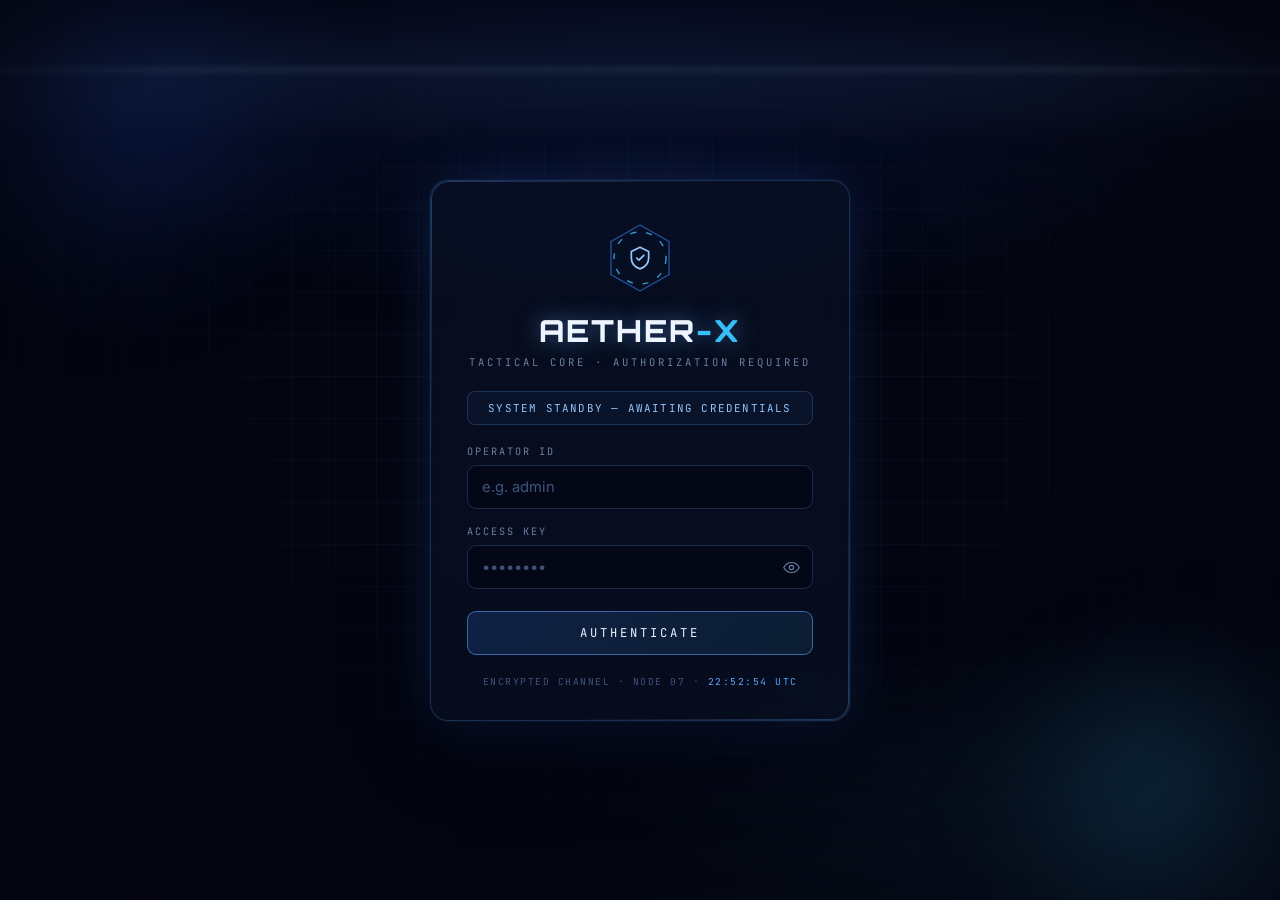
<file: Frontend/advanced_prediction.html>
<!doctype html>
<html lang="en">

<head>
    <meta charset="utf-8">
    <meta name="viewport" content="width=device-width,initial-scale=1">
    <title>AETHER // What-If Disaster Simulator</title>
    <script>
        (function () {
            try {
                const auth = sessionStorage.getItem('aetherx_auth');
                const member = sessionStorage.getItem('aetherx_member_login');
                if (!auth || !JSON.parse(auth)?.username) {
                    window.location.replace('authentication.html');
                    return;
                }
                if (!member || !JSON.parse(member)?.memberId) {
                    window.location.replace('index.html');
                    return;
                }
            } catch (e) {
                window.location.replace('index.html');
            }
        })();
    </script>
    <style>
        @import url('https://fonts.googleapis.com/css2?family=DM+Mono:wght@400;500&family=Space+Grotesk:wght@400;500;600;700&display=swap');

        :root {
            --bg: #050b16;
            --panel: #0b1424cc;
            --panel2: #0f1d32;
            --line: #7eaffc24;
            --text: #f3f8ff;
            --muted: #8294ad;
            --blue: #5ab7ff;
            --cyan: #61e9ff;
            --purple: #9c8cff;
            --red: #ff6b83;
            --amber: #ffc46b;
            --green: #5de0a1;
            --glow: #5ab7ff33;
            --mx: 50%;
            --my: 50%
        }

        * {
            box-sizing: border-box
        }

        html {
            scroll-behavior: smooth
        }

        body {
            margin: 0;
            min-height: 100vh;
            background: radial-gradient(circle at var(--mx) var(--my), #257bc21e, transparent 30rem), radial-gradient(circle at 80% 0, #6d54d51e, transparent 34rem), var(--bg);
            color: var(--text);
            font-family: 'Space Grotesk', sans-serif;
            overflow-x: hidden
        }

        body:before {
            content: "";
            position: fixed;
            inset: 0;
            pointer-events: none;
            opacity: .22;
            background-image: linear-gradient(#8ebeff10 1px, transparent 1px), linear-gradient(90deg, #8ebeff10 1px, transparent 1px);
            background-size: 54px 54px;
            mask-image: linear-gradient(#000, transparent 90%)
        }

        body:after {
            content: "";
            position: fixed;
            inset: 0;
            pointer-events: none;
            background: linear-gradient(115deg, transparent 15%, #65dfff06 50%, transparent 58%);
            animation: sweep 10s linear infinite;
            z-index: -1
        }

        @keyframes sweep {
            to {
                transform: translateX(70%)
            }
        }

        @keyframes pulse {
            50% {
                opacity: .35;
                transform: scale(.65)
            }
        }

        @keyframes spin {
            to {
                transform: rotate(360deg)
            }
        }

        @keyframes rise {
            from {
                opacity: 0;
                transform: translateY(12px)
            }

            to {
                opacity: 1;
                transform: none
            }
        }

        .wrap {
            width: min(1240px, calc(100% - 40px));
            margin: auto
        }

        .topbar {
            height: 76px;
            border-bottom: 1px solid var(--line);
            display: flex;
            align-items: center;
            justify-content: space-between
        }

        .brand {
            display: flex;
            align-items: center;
            gap: 13px;
            font: 500 12px 'DM Mono';
            letter-spacing: .16em
        }

        .brand-icon {
            width: 29px;
            height: 29px;
            border: 1px solid var(--cyan);
            border-radius: 9px;
            transform: rotate(45deg);
            box-shadow: 0 0 28px #61e9ff44;
            position: relative
        }

        .brand-icon:after {
            content: "";
            position: absolute;
            inset: 8px;
            background: var(--cyan);
            border-radius: 3px;
            box-shadow: 0 0 15px var(--cyan)
        }

        .system-status {
            display: flex;
            align-items: center;
            gap: 9px;
            color: var(--muted);
            font: 10px 'DM Mono';
            letter-spacing: .05em
        }

        .status-dot {
            width: 7px;
            height: 7px;
            border-radius: 50%;
            background: var(--green);
            box-shadow: 0 0 15px var(--green);
            animation: pulse 1.8s infinite
        }

        .hero {
            padding: 70px 0 36px;
            display: grid;
            grid-template-columns: 1.15fr .85fr;
            gap: 35px;
            align-items: center
        }

        .eyebrow {
            color: var(--cyan);
            font: 10px 'DM Mono';
            letter-spacing: .15em;
            text-transform: uppercase
        }

        .hero h1 {
            font-size: clamp(48px, 7vw, 88px);
            line-height: .94;
            letter-spacing: -.08em;
            margin: 17px 0 23px;
            max-width: 760px
        }

        .hero h1 em {
            font-style: normal;
            color: transparent;
            -webkit-text-stroke: 1px var(--purple);
            text-shadow: 0 0 35px #9c8cff55
        }

        .lede {
            max-width: 660px;
            color: #aebbd0;
            font-size: 16px;
            line-height: 1.65
        }

        .orbit {
            width: min(270px, 70vw);
            aspect-ratio: 1;
            border: 1px solid #61e9ff55;
            border-radius: 50%;
            margin: auto;
            position: relative;
            background: radial-gradient(circle, #61e9ff77 0 2px, transparent 3px), repeating-radial-gradient(circle, transparent 0 42px, #61e9ff2f 43px 44px), linear-gradient(90deg, transparent 49.7%, #61e9ff35 50%, transparent 50.3%), linear-gradient(0deg, transparent 49.7%, #61e9ff35 50%, transparent 50.3%);
            box-shadow: 0 0 65px #61e9ff1c, inset 0 0 40px #61e9ff15;
            overflow: hidden
        }

        .orbit:before {
            content: "";
            position: absolute;
            inset: -15%;
            background: conic-gradient(from 0deg, transparent 0 74%, #61e9ff66 86%, transparent 94%);
            animation: spin 5s linear infinite
        }

        .orbit:after {
            content: "SCENARIO ENGINE // ONLINE";
            position: absolute;
            left: 50%;
            bottom: 23px;
            transform: translateX(-50%);
            white-space: nowrap;
            color: var(--cyan);
            font: 9px 'DM Mono'
        }

        .orbit-point {
            position: absolute;
            width: 10px;
            height: 10px;
            border-radius: 50%;
            left: 63%;
            top: 32%;
            background: var(--red);
            box-shadow: 0 0 0 8px #ff6b8330, 0 0 20px var(--red);
            z-index: 2
        }

        .panel {
            background: linear-gradient(135deg, #ffffff0b, transparent 30%), var(--panel);
            border: 1px solid var(--line);
            border-radius: 25px;
            box-shadow: 0 28px 80px #0008, inset 0 1px #ffffff0b;
            backdrop-filter: blur(18px);
            position: relative;
            overflow: hidden
        }

        .panel:after {
            content: "";
            position: absolute;
            inset: 0;
            pointer-events: none;
            background: linear-gradient(110deg, transparent 15%, #61e9ff09 50%, transparent 78%);
            transform: translateX(-100%);
            transition: transform .8s
        }

        .panel:hover:after {
            transform: translateX(100%)
        }

        .simulator {
            padding: 24px
        }

        .section-heading {
            display: flex;
            justify-content: space-between;
            align-items: flex-start;
            gap: 20px;
            margin-bottom: 22px
        }

        .section-heading h2 {
            font-size: 19px;
            margin: 8px 0 0;
            letter-spacing: -.03em
        }

        .actions {
            display: flex;
            gap: 9px
        }

        .button {
            border: 1px solid var(--line);
            background: #ffffff08;
            color: #d8e8fa;
            border-radius: 12px;
            padding: 11px 15px;
            font: 11px 'DM Mono';
            cursor: pointer;
            transition: .25s
        }

        .button:hover {
            transform: translateY(-2px);
            border-color: var(--cyan);
            box-shadow: 0 0 22px #61e9ff33
        }

        .button.primary {
            border: 0;
            background: linear-gradient(135deg, var(--cyan), var(--blue));
            color: #06111f;
            font-weight: 500
        }

        .scenario-layout {
            display: grid;
            grid-template-columns: 310px 1fr;
            gap: 18px
        }

        .controls {
            padding: 22px;
            background: linear-gradient(145deg, #61e9ff0d, transparent), var(--panel2)
        }

        .control-title {
            display: flex;
            justify-content: space-between;
            align-items: center;
            margin-bottom: 18px
        }

        .control-title strong {
            font-size: 15px
        }

        .control-title span {
            color: var(--cyan);
            font: 10px 'DM Mono'
        }

        .field {
            margin: 20px 0
        }

        .field-head {
            display: flex;
            justify-content: space-between;
            align-items: center;
            margin-bottom: 9px
        }

        .field-head label {
            font-size: 12px;
            color: #cedbea
        }

        .field-value {
            color: var(--cyan);
            font: 11px 'DM Mono'
        }

        .select {
            width: 100%;
            padding: 12px;
            border-radius: 11px;
            border: 1px solid var(--line);
            background: #071322;
            color: var(--text);
            font: 12px 'DM Mono';
            outline: 0
        }

        .select:focus {
            border-color: var(--cyan);
            box-shadow: 0 0 0 3px #61e9ff16
        }

        input[type=range] {
            width: 100%;
            appearance: none;
            height: 5px;
            border-radius: 99px;
            background: linear-gradient(90deg, var(--cyan) var(--fill, 50%), #ffffff12 var(--fill, 50%));
            outline: 0
        }

        input[type=range]::-webkit-slider-thumb {
            appearance: none;
            width: 17px;
            height: 17px;
            border-radius: 50%;
            background: var(--cyan);
            border: 3px solid #0a1a2e;
            box-shadow: 0 0 14px var(--cyan);
            cursor: pointer
        }

        .hint {
            color: #7387a1;
            font: 10px 'DM Mono';
            line-height: 1.5;
            margin-top: 22px
        }

        .scenario-main {
            display: grid;
            grid-template-columns: 1.1fr .9fr;
            gap: 18px
        }

        .risk-panel {
            padding: 25px;
            background: radial-gradient(circle at 25% 10%, #61e9ff12, transparent 50%), var(--panel2);
            min-height: 335px
        }

        .risk-top {
            display: flex;
            justify-content: space-between;
            align-items: center
        }

        .badge {
            padding: 7px 10px;
            border-radius: 99px;
            border: 1px solid var(--amber);
            color: var(--amber);
            font: 10px 'DM Mono'
        }

        .risk-number {
            font-size: 88px;
            font-weight: 600;
            letter-spacing: -.09em;
            margin: 30px 0 3px
        }

        .risk-caption {
            color: var(--muted);
            font: 10px 'DM Mono';
            letter-spacing: .13em;
            text-transform: uppercase
        }

        .risk-meter {
            height: 8px;
            border-radius: 99px;
            background: #ffffff0d;
            margin: 23px 0 13px;
            overflow: hidden
        }

        .risk-meter span {
            height: 100%;
            display: block;
            width: 0;
            background: linear-gradient(90deg, var(--green), var(--amber), var(--red));
            transition: width .7s cubic-bezier(.2, .8, .2, 1)
        }

        .risk-summary {
            color: #adbed4;
            line-height: 1.6;
            font-size: 13px
        }

        .stats-panel {
            padding: 22px
        }

        .stats-panel h3 {
            margin: 7px 0 20px;
            font-size: 16px
        }

        .stat-grid {
            display: grid;
            grid-template-columns: 1fr 1fr;
            gap: 10px
        }

        .stat {
            padding: 14px;
            border-radius: 14px;
            background: #ffffff06;
            border: 1px solid #ffffff0b
        }

        .stat span {
            display: block;
            color: var(--muted);
            font: 9px 'DM Mono';
            text-transform: uppercase;
            margin-bottom: 8px
        }

        .stat strong {
            font-size: 23px;
            letter-spacing: -.05em
        }

        .stat small {
            display: block;
            color: #8193ac;
            font: 9px 'DM Mono';
            margin-top: 6px
        }

        .bars {
            height: 115px;
            display: flex;
            align-items: end;
            gap: 8px;
            margin-top: 24px;
            border-bottom: 1px solid var(--line);
            padding: 0 8px
        }

        .bar {
            flex: 1;
            min-height: 4px;
            border-radius: 5px 5px 0 0;
            background: linear-gradient(var(--cyan), #2867ba);
            box-shadow: 0 0 13px #61e9ff2d;
            transition: height .6s
        }

        .bar-labels {
            display: flex;
            justify-content: space-between;
            color: #6f8199;
            font: 9px 'DM Mono';
            margin-top: 8px
        }

        .comparison {
            margin-top: 18px;
            display: grid;
            grid-template-columns: 1fr 1fr;
            gap: 18px
        }

        .compare {
            padding: 20px
        }

        .compare h3 {
            margin: 0 0 15px;
            font-size: 14px
        }

        .compare-row {
            display: flex;
            align-items: center;
            gap: 10px;
            margin: 13px 0
        }

        .compare-row span {
            width: 88px;
            color: #9aabc1;
            font: 10px 'DM Mono'
        }

        .compare-row i {
            height: 7px;
            flex: 1;
            border-radius: 99px;
            background: #ffffff0d;
            overflow: hidden
        }

        .compare-row b {
            display: block;
            height: 100%;
            border-radius: inherit;
            background: var(--cyan);
            transition: width .6s
        }

        .compare-row em {
            width: 42px;
            color: #dbe9f7;
            font: 10px 'DM Mono';
            font-style: normal;
            text-align: right
        }

        .impact {
            padding: 20px;
            background: linear-gradient(145deg, #9c8cff12, transparent), var(--panel)
        }

        .impact h3 {
            margin: 0 0 12px;
            font-size: 14px
        }

        .impact p {
            color: #acbbd0;
            font-size: 12px;
            line-height: 1.6;
            margin: 0
        }

        .impact-list {
            display: grid;
            grid-template-columns: 1fr 1fr;
            gap: 9px;
            margin-top: 17px
        }

        .impact-item {
            padding: 11px;
            border: 1px solid #ffffff0c;
            border-radius: 11px;
            background: #ffffff05
        }

        .impact-item span {
            display: block;
            color: var(--muted);
            font: 9px 'DM Mono';
            margin-bottom: 5px
        }

        .impact-item strong {
            font-size: 15px
        }

        .footer {
            display: flex;
            justify-content: space-between;
            color: #6f8199;
            font: 10px 'DM Mono';
            letter-spacing: .05em;
            padding: 32px 0 70px
        }

        .toast {
            position: fixed;
            right: 22px;
            bottom: 22px;
            z-index: 10;
            background: #0b1a2eee;
            border: 1px solid #61e9ff88;
            color: var(--cyan);
            border-radius: 12px;
            padding: 14px 17px;
            font: 10px 'DM Mono';
            opacity: 0;
            transform: translateY(12px);
            transition: .3s;
            box-shadow: 0 16px 45px #0009
        }

        .toast.show {
            opacity: 1;
            transform: none
        }

        @media(max-width:980px) {
            .scenario-layout {
                grid-template-columns: 1fr
            }

            .scenario-main {
                grid-template-columns: 1fr
            }

            .hero {
                grid-template-columns: 1fr
            }

            .orbit {
                margin: 10px auto 0
            }
        }

        @media(max-width:650px) {
            .wrap {
                width: calc(100% - 26px)
            }

            .topbar {
                height: 65px
            }

            .brand {
                font-size: 10px
            }

            .system-status {
                font-size: 8px
            }

            .hero {
                padding-top: 48px
            }

            .hero h1 {
                font-size: 54px
            }

            .simulator {
                padding: 15px
            }

            .section-heading {
                flex-direction: column
            }

            .actions {
                width: 100%
            }

            .button {
                flex: 1
            }

            .risk-number {
                font-size: 72px
            }

            .comparison {
                grid-template-columns: 1fr
            }

            .footer {
                flex-direction: column;
                gap: 12px
            }
        }

        @media(prefers-reduced-motion:reduce) {

            *,
            *:before,
            *:after {
                animation-duration: .01ms !important;
                transition-duration: .01ms !important
            }
        }
    </style>
</head>

<body>
    <div class="wrap">
        <header class="topbar">
            <a href="index.html" class="brand" style="text-decoration:none; color:inherit;"><span class="brand-icon"></span>AETHER / Advanced AI ENGINE</a>
            <div style="display:flex; align-items:center; gap:16px;">
                <a href="index.html" style="text-decoration:none; display:inline-flex; align-items:center; gap:6px; padding:6px 14px; border-radius:8px; background:#071629; border:1px solid #61e9ff55; color:#61e9ff; font:500 11px 'DM Mono'; letter-spacing:.06em; transition:.2s; box-shadow:0 0 12px #61e9ff22;">
                    <span>←</span> BACK TO OVERVIEW
                </a>
                <div class="system-status"><span class="status-dot"></span>SIMULATION ONLINE <span id="clock">00:00:00
                    UTC</span></div>
            </div>
        </header>
        <section class="hero">
            <div>
                <div class="eyebrow">Scenario laboratory / v3.0</div>
                <h1>Hazard <br> PREDICTION <em>engine</em></h1>
                <p class="lede">Model how hazard intensity, exposure, vulnerability, infrastructure, and response speed
                    interact. Adjust the scenario, inspect the projected impact, and compare it with the historical
                    baseline.</p>
            </div>
            <div class="orbit"><span class="orbit-point"></span></div>
        </section>
        <section class="panel simulator">
            <div class="section-heading">
                <div>
                    <div class="eyebrow">01 / Scenario builder</div>
                    <h2>What happens if the conditions change?</h2>
                </div>
                <div class="actions"><button class="button" id="reset">Reset scenario</button><button
                        class="button primary" id="save">Save analysis</button></div>
            </div>
            <div class="scenario-layout">
                <aside class="panel controls">
                    <div class="control-title"><strong>Scenario inputs</strong><span id="scenario-id">SIM-001</span>
                    </div>
                    <div class="field">
                        <div class="field-head"><label>Hazard type</label></div><select class="select" id="hazard">
                            <option value="flood">Urban flood</option>
                            <option value="earthquake">Earthquake</option>
                            <option value="wildfire">Wildfire</option>
                            <option value="extreme_weather">Extreme weather</option>
                            <option value="extreme_temperature">Extreme temperature</option>
                            <option value="drought">Drought</option>
                        </select>
                    </div>
                    <div class="field">
                        <div class="field-head"><label>Hazard intensity</label><output class="field-value"
                                id="intensity-value">65%</output></div><input id="intensity" type="range" min="0"
                            max="100" value="65">
                    </div>
                    <div class="field">
                        <div class="field-head"><label>Population exposure</label><output class="field-value"
                                id="exposure-value">58%</output></div><input id="exposure" type="range" min="0"
                            max="100" value="58">
                    </div>
                    <div class="field">
                        <div class="field-head"><label>Community vulnerability</label><output class="field-value"
                                id="vulnerability-value">52%</output></div><input id="vulnerability" type="range"
                            min="0" max="100" value="52">
                    </div>
                    <div class="field">
                        <div class="field-head"><label>Infrastructure resilience</label><output class="field-value"
                                id="resilience-value">64%</output></div><input id="resilience" type="range" min="0"
                            max="100" value="64">
                    </div>
                    <div class="field">
                        <div class="field-head"><label>Response speed</label><output class="field-value"
                                id="response-value">72%</output></div><input id="response" type="range" min="0"
                            max="100" value="72">
                    </div>
                    <p class="hint">The simulator is an exploratory scenario model. It is not an official warning system
                        or a calibrated emergency forecast.</p>
                </aside>
                <main class="scenario-main">
                    <article class="panel risk-panel">
                        <div class="risk-top"><span class="eyebrow">Projected scenario risk</span><span class="badge"
                                id="risk-badge">ELEVATED</span></div>
                        <div class="risk-number" id="risk-score">0%</div>
                        <div class="risk-caption">compound impact index</div>
                        <div class="risk-meter"><span id="risk-bar"></span></div>
                        <p class="risk-summary" id="risk-summary">Adjust the scenario inputs to calculate the projected
                            impact profile.</p>
                    </article>
                    <article class="panel stats-panel">
                        <div class="eyebrow">02 / Prediction statistics</div>
                        <h3>Scenario output</h3>
                        <div class="stat-grid">
                            <div class="stat"><span>Estimated affected</span><strong
                                    id="affected">—</strong><small>people / relative estimate</small></div>
                            <div class="stat"><span>Critical assets</span><strong id="assets">—</strong><small>sites
                                    requiring review</small></div>
                            <div class="stat"><span>Response window</span><strong id="window">—</strong><small>hours to
                                    prioritize</small></div>
                            <div class="stat"><span>Confidence</span><strong id="confidence">—</strong><small>model
                                    consistency</small></div>
                        </div>
                        <div class="bars" id="bars"></div>
                        <div class="bar-labels"><span>baseline</span><span>scenario projection</span></div>
                    </article>
                </main>
            </div>
            <div class="comparison">
                <article class="panel compare">
                    <div class="eyebrow">03 / Driver decomposition</div>
                    <h3>What is moving the score?</h3>
                    <div class="compare-row"><span>Intensity</span><i><b id="intensity-bar"></b></i><em
                            id="intensity-score">65%</em></div>
                    <div class="compare-row"><span>Exposure</span><i><b id="exposure-bar"></b></i><em
                            id="exposure-score">58%</em></div>
                    <div class="compare-row"><span>Vulnerability</span><i><b id="vulnerability-bar"></b></i><em
                            id="vulnerability-score">52%</em></div>
                    <div class="compare-row"><span>Resilience</span><i><b id="resilience-bar"></b></i><em
                            id="resilience-score">64%</em></div>
                    <div class="compare-row"><span>Response</span><i><b id="response-bar"></b></i><em
                            id="response-score">72%</em></div>
                </article>
                <article class="panel impact">
                    <div class="eyebrow">04 / Impact chain</div>
                    <h3 id="impact-title">Urban flood cascade</h3>
                    <p id="impact-copy">High-intensity rainfall can amplify exposure through drainage overload, mobility
                        disruption, and delayed access to critical services.</p>
                    <div class="impact-list">
                        <div class="impact-item"><span>Mobility disruption</span><strong id="mobility">Moderate</strong>
                        </div>
                        <div class="impact-item"><span>Health pressure</span><strong id="health">Moderate</strong></div>
                        <div class="impact-item"><span>Economic friction</span><strong id="economic">Moderate</strong>
                        </div>
                        <div class="impact-item"><span>Priority action</span><strong id="priority">Monitor</strong>
                        </div>
                    </div>
                </article>
            </div>
        </section>
        <footer class="footer"><span>AETHER OBSERVATORY © 2026</span><span>Scenario engine / deterministic
                exploration</span><span>For planning, not emergency guidance.</span></footer>
    </div>
    <div class="toast" id="toast"></div>
    <script>
        (() => { 'use strict'; const $ = s => document.querySelector(s), ids = ['intensity', 'exposure', 'vulnerability', 'resilience', 'response']; const labels = { flood: 'Urban flood', earthquake: 'Earthquake', wildfire: 'Wildfire', extreme_weather: 'Extreme weather', extreme_temperature: 'Extreme temperature', drought: 'Drought' }; const copy = { flood: 'High-intensity rainfall can amplify exposure through drainage overload, mobility disruption, and delayed access to critical services.', earthquake: 'Seismic intensity can create cascading stress across structures, roads, utilities, hospitals, and emergency communications.', wildfire: 'Fire intensity combines with wind, exposure, and response time to shape evacuation pressure and infrastructure loss.', extreme_weather: 'Severe weather can compound mobility, utility, and public-health disruption across exposed communities.', extreme_temperature: 'Extreme heat can increase health pressure, energy demand, and vulnerability among at-risk populations.', drought: 'Persistent dryness can increase water stress, agricultural pressure, and long-term economic friction.' }; const $fmt = n => Math.round(n).toLocaleString(); function level(n) { return n >= 78 ? 'CRITICAL' : n >= 58 ? 'ELEVATED' : n >= 35 ? 'MODERATE' : 'LOW' } function tone(n) { return n >= 78 ? 'var(--red)' : n >= 58 ? 'var(--amber)' : 'var(--green)' } function updateRange(id) { let el = $('#' + id); el.style.setProperty('--fill', el.value + '%'); $('#' + id + '-value').textContent = el.value + '%' } function animateNumber(el, target, suffix = '') { let start = performance.now(), from = Number(el.dataset.value || 0); function tick(now) { let p = Math.min(1, (now - start) / 500), e = 1 - Math.pow(1 - p, 3); el.textContent = Math.round(from + (target - from) * e) + suffix; if (p < 1) requestAnimationFrame(tick); else el.dataset.value = target } requestAnimationFrame(tick) } function labelFor(n) { return n >= 78 ? 'Severe' : n >= 58 ? 'High' : n >= 35 ? 'Moderate' : 'Low' } function calculate() { ids.forEach(updateRange); let v = Object.fromEntries(ids.map(id => [id, +$('#' + id).value])); let hazard = $('#hazard').value; let score = Math.round(Math.max(0, Math.min(100, v.intensity * .38 + v.exposure * .24 + v.vulnerability * .22 + (100 - v.resilience) * .09 + (100 - v.response) * .07))); let affected = Math.round(25000 + (score * score * 31) + (v.exposure * 390)); let assets = Math.round(8 + score * .42 + v.vulnerability * .18); let window = Math.max(2, Math.round(36 - (v.response * .22) - (score * .08))); let confidence = Math.round(67 + Math.abs(v.intensity - v.exposure) * .08 + v.resilience * .12); let l = level(score); $('#risk-score').textContent = '0%'; animateNumber($('#risk-score'), score, '%'); $('#risk-bar').style.width = score + '%'; $('#risk-badge').textContent = l; $('#risk-badge').style.color = tone(score); $('#risk-badge').style.borderColor = tone(score); animateNumber($('#affected'), affected); animateNumber($('#assets'), assets); animateNumber($('#window'), window, 'h'); animateNumber($('#confidence'), Math.min(96, confidence), '%'); $('#risk-summary').textContent = `The ${labels[hazard].toLowerCase()} scenario produces a ${l.toLowerCase()} compound impact index. Intensity and exposure are the dominant drivers; resilience and response speed reduce projected consequences.`; $('#impact-title').textContent = labels[hazard] + ' cascade'; $('#impact-copy').textContent = copy[hazard]; let severity = x => labelFor(Math.max(0, Math.min(100, x))); $('#mobility').textContent = severity(score * .8 + v.exposure * .2); $('#health').textContent = severity(score * .65 + v.vulnerability * .35); $('#economic').textContent = severity(score * .7 + v.exposure * .3); $('#priority').textContent = score >= 78 ? 'Act now' : score >= 58 ? 'Prepare' : 'Monitor'; ids.forEach(id => { $('#' + id + '-bar').style.width = v[id] + '%'; $('#' + id + '-score').textContent = v[id] + '%' }); let base = [24, 31, 37, 46, 52, 58, 63, 69, 74, 79], mult = score / 64; $('#bars').innerHTML = base.map((n, i) => `<span class="bar" style="height:${Math.max(12, Math.min(100, n * mult))}%" title="${2017 + i}"></span>`).join('') } function toast(message) { let n = $('#toast'); n.textContent = message; n.classList.add('show'); clearTimeout(n.timer); n.timer = setTimeout(() => n.classList.remove('show'), 2200) } function reset() { let defaults = { intensity: 65, exposure: 58, vulnerability: 52, resilience: 64, response: 72 }; Object.entries(defaults).forEach(([id, val]) => $('#' + id).value = val); $('#hazard').value = 'flood'; calculate(); toast('BASELINE SCENARIO RESTORED') } ids.forEach(id => $('#' + id).addEventListener('input', calculate)); $('#hazard').addEventListener('change', calculate); $('#reset').addEventListener('click', reset); $('#save').addEventListener('click', () => { let payload = { hazard: $('#hazard').value, inputs: Object.fromEntries(ids.map(id => [id, +$('#' + id).value])), savedAt: new Date().toISOString() }; localStorage.setItem('aether-scenario', JSON.stringify(payload)); toast('SCENARIO SNAPSHOT SAVED') }); document.addEventListener('mousemove', e => { document.documentElement.style.setProperty('--mx', e.clientX + 'px'); document.documentElement.style.setProperty('--my', e.clientY + 'px') }); setInterval(() => $('#clock').textContent = new Date().toISOString().slice(11, 19) + ' UTC', 1000); calculate() })();
    </script>
</body>

</html>
</file>
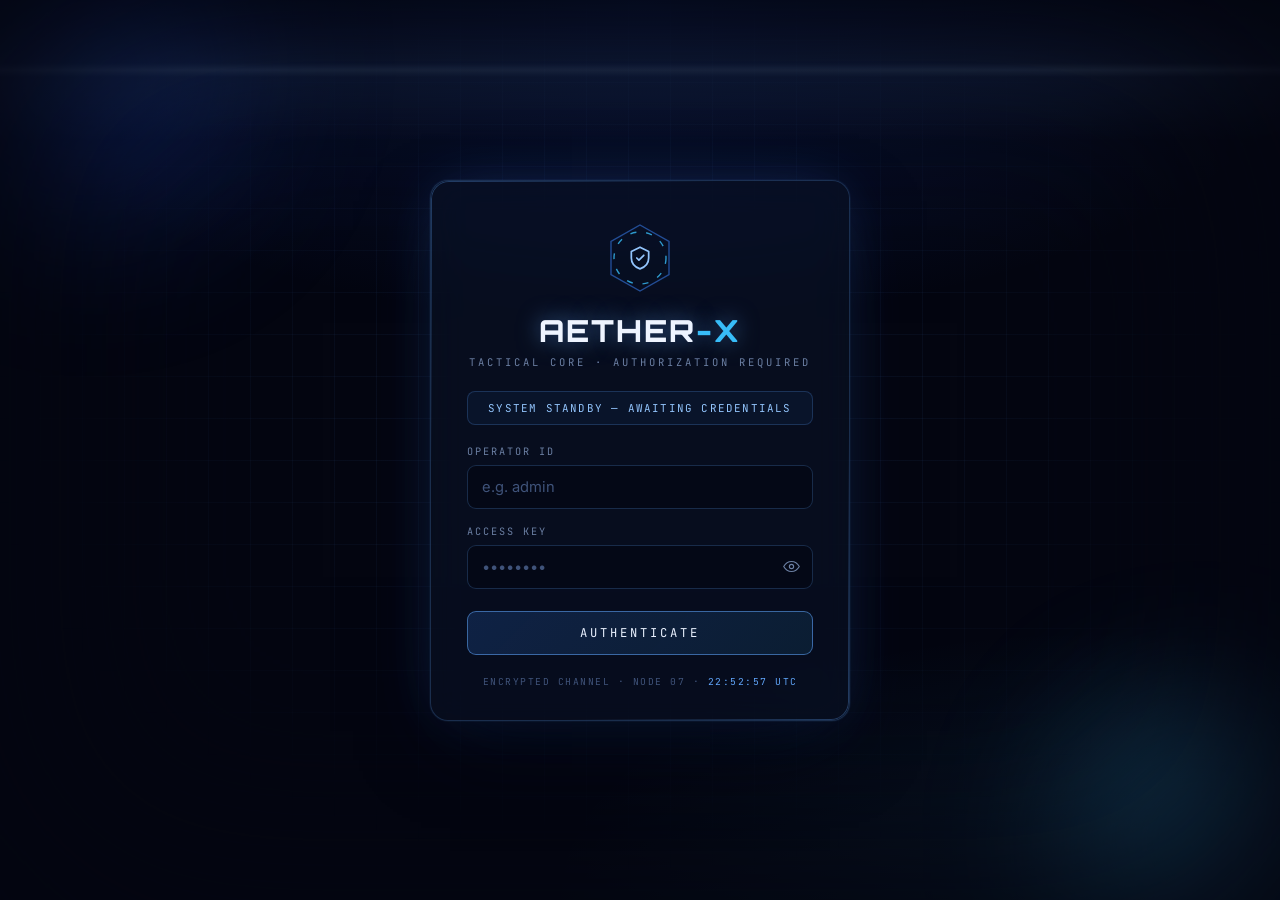
<file: Frontend/authentication.html>
<!DOCTYPE html>
<html lang="en">

<head>
    <meta charset="UTF-8">
    <meta name="viewport" content="width=device-width, initial-scale=1.0">
    <title>AETHER-X // Authorization Required</title>

    <!-- Fonts: kept consistent with the rest of the AETHER-X frontend -->
    <link rel="preconnect" href="https://fonts.googleapis.com">
    <link rel="preconnect" href="https://fonts.gstatic.com" crossorigin>
    <link
        href="https://fonts.googleapis.com/css2?family=Inter:wght@400;500;600&family=JetBrains+Mono:wght@400;500;600&family=Orbitron:wght@600;700;800;900&display=swap"
        rel="stylesheet">

    <style>
        :root {
            --void: #040611;
            --panel: rgba(10, 18, 36, 0.62);
            --panel-solid: #0a1224;
            --edge: rgba(96, 165, 250, 0.22);
            --edge-bright: rgba(96, 165, 250, 0.55);
            --blue-900: #0b1b3f;
            --blue-700: #1d4ed8;
            --blue-500: #3b82f6;
            --blue-400: #60a5fa;
            --blue-300: #93c5fd;
            --sky-400: #38bdf8;
            --text: #dbe7ff;
            --text-dim: #6b7fa3;
            --danger: #ff4d5e;
            --font-display: 'Orbitron', sans-serif;
            --font-body: 'Inter', sans-serif;
            --font-mono: 'JetBrains Mono', monospace;
        }

        * {
            box-sizing: border-box;
            margin: 0;
            padding: 0;
        }

        html,
        body {
            height: 100%;
            background: var(--void);
            overflow: hidden;
            font-family: var(--font-body);
            color: var(--text);
        }

        /* ===================== BACKDROP ===================== */

        .scanfield {
            position: fixed;
            inset: 0;
            z-index: 0;
            background:
                radial-gradient(ellipse 90% 60% at 50% 0%, rgba(29, 78, 216, 0.22), transparent 60%),
                radial-gradient(ellipse 70% 50% at 85% 100%, rgba(56, 189, 248, 0.10), transparent 60%),
                var(--void);
        }

        .grid-layer {
            position: absolute;
            inset: -2px;
            background-image:
                linear-gradient(rgba(96, 165, 250, 0.08) 1px, transparent 1px),
                linear-gradient(90deg, rgba(96, 165, 250, 0.08) 1px, transparent 1px);
            background-size: 42px 42px;
            -webkit-mask-image: radial-gradient(ellipse 70% 70% at 50% 45%, black 10%, transparent 75%);
            mask-image: radial-gradient(ellipse 70% 70% at 50% 45%, black 10%, transparent 75%);
            animation: driftGrid 24s linear infinite;
        }

        @keyframes driftGrid {
            from {
                background-position: 0 0, 0 0;
            }

            to {
                background-position: 84px 84px, 84px 84px;
            }
        }

        .scanline {
            position: absolute;
            left: 0;
            right: 0;
            height: 140px;
            background: linear-gradient(to bottom, transparent, rgba(96, 165, 250, 0.10) 45%, rgba(147, 197, 253, 0.22) 50%, rgba(96, 165, 250, 0.10) 55%, transparent);
            mix-blend-mode: screen;
            animation: sweepDown 6.5s ease-in-out infinite;
            pointer-events: none;
        }

        @keyframes sweepDown {
            0% {
                top: -140px;
            }

            50% {
                top: 100%;
            }

            50.01% {
                top: -140px;
            }

            100% {
                top: -140px;
            }
        }

        .orb {
            position: absolute;
            border-radius: 50%;
            filter: blur(70px);
            opacity: 0.55;
            animation: floatOrb 14s ease-in-out infinite;
        }

        .orb1 {
            width: 420px;
            height: 420px;
            left: -120px;
            top: -140px;
            background: radial-gradient(circle, var(--blue-700), transparent 70%);
            animation-delay: 0s;
        }

        .orb2 {
            width: 360px;
            height: 360px;
            right: -100px;
            bottom: -120px;
            background: radial-gradient(circle, var(--sky-400), transparent 70%);
            animation-delay: -6s;
        }

        @keyframes floatOrb {

            0%,
            100% {
                transform: translate(0, 0) scale(1);
            }

            50% {
                transform: translate(30px, -24px) scale(1.08);
            }
        }

        .particle {
            position: absolute;
            width: 2px;
            height: 2px;
            border-radius: 50%;
            background: var(--blue-300);
            box-shadow: 0 0 6px 1px var(--blue-400);
            animation: rise linear infinite;
            opacity: 0;
        }

        @keyframes rise {
            0% {
                transform: translateY(0);
                opacity: 0;
            }

            10% {
                opacity: 0.8;
            }

            90% {
                opacity: 0.3;
            }

            100% {
                transform: translateY(-100vh);
                opacity: 0;
            }
        }

        .vignette {
            position: absolute;
            inset: 0;
            box-shadow: inset 0 0 220px 60px #040611;
            pointer-events: none;
        }

        /* ===================== SHELL ===================== */

        .auth-shell {
            position: relative;
            z-index: 2;
            min-height: 100%;
            display: flex;
            align-items: center;
            justify-content: center;
            padding: 24px;
        }

        .auth-card {
            position: relative;
            width: 100%;
            max-width: 420px;
            padding: 40px 36px 32px;
            background: var(--panel);
            border: 1px solid var(--edge);
            border-radius: 18px;
            backdrop-filter: blur(18px) saturate(140%);
            -webkit-backdrop-filter: blur(18px) saturate(140%);
            box-shadow:
                0 0 0 1px rgba(96, 165, 250, 0.05),
                0 30px 80px -20px rgba(2, 8, 23, 0.9),
                0 0 60px -15px rgba(59, 130, 246, 0.35);
            animation: cardIn 0.9s cubic-bezier(.19, 1, .22, 1) both;
            transition: transform .25s ease, box-shadow .25s ease;
        }

        @keyframes cardIn {
            from {
                opacity: 0;
                transform: translateY(24px) scale(0.97);
            }

            to {
                opacity: 1;
                transform: translateY(0) scale(1);
            }
        }

        .auth-card::before {
            content: '';
            position: absolute;
            inset: 0;
            border-radius: 18px;
            padding: 1px;
            background: linear-gradient(135deg, var(--edge-bright), transparent 30%, transparent 70%, var(--edge-bright));
            -webkit-mask: linear-gradient(#000 0 0) content-box, linear-gradient(#000 0 0);
            -webkit-mask-composite: xor;
            mask-composite: exclude;
            opacity: 0.6;
            pointer-events: none;
        }

        .auth-card.shake {
            animation: shakeCard 0.5s ease;
        }

        @keyframes shakeCard {

            0%,
            100% {
                transform: translateX(0);
            }

            20% {
                transform: translateX(-10px);
            }

            40% {
                transform: translateX(8px);
            }

            60% {
                transform: translateX(-6px);
            }

            80% {
                transform: translateX(4px);
            }
        }

        .auth-card.granted {
            box-shadow:
                0 0 0 1px rgba(96, 165, 250, 0.1),
                0 30px 80px -20px rgba(2, 8, 23, 0.9),
                0 0 90px 0 rgba(56, 189, 248, 0.55);
        }

        /* ===================== BRAND / RING ===================== */

        .brand {
            text-align: center;
            margin-bottom: 22px;
        }

        .brand-ring {
            width: 74px;
            height: 74px;
            margin: 0 auto 16px;
            position: relative;
        }

        .brand-ring svg {
            width: 100%;
            height: 100%;
        }

        .ring-outer {
            stroke: var(--blue-500);
            stroke-width: 1.4;
            fill: none;
            opacity: 0.55;
            animation: spinSlow 10s linear infinite;
            transform-origin: 50% 50%;
        }

        .ring-inner {
            stroke: var(--sky-400);
            stroke-width: 1.4;
            fill: none;
            stroke-dasharray: 6 10;
            opacity: 0.8;
            animation: spinSlow 7s linear infinite reverse;
            transform-origin: 50% 50%;
        }

        @keyframes spinSlow {
            to {
                transform: rotate(360deg);
            }
        }

        .brand-core {
            position: absolute;
            inset: 0;
            display: flex;
            align-items: center;
            justify-content: center;
        }

        .brand-core svg {
            width: 26px;
            height: 26px;
        }

        .brand-core path {
            stroke: var(--blue-300);
        }

        .brand-core .pulse {
            position: absolute;
            width: 100%;
            height: 100%;
            border-radius: 50%;
            box-shadow: 0 0 0 0 rgba(96, 165, 250, 0.5);
            animation: pulseRing 2.4s ease-out infinite;
        }

        @keyframes pulseRing {
            0% {
                box-shadow: 0 0 0 0 rgba(96, 165, 250, 0.45);
            }

            70% {
                box-shadow: 0 0 0 16px rgba(96, 165, 250, 0);
            }

            100% {
                box-shadow: 0 0 0 0 rgba(96, 165, 250, 0);
            }
        }

        h1 {
            font-family: var(--font-display);
            font-weight: 800;
            font-size: 1.9rem;
            letter-spacing: 2px;
            color: #eef4ff;
            text-shadow: 0 0 22px rgba(96, 165, 250, 0.55);
        }

        h1 span {
            color: var(--sky-400);
        }

        .tagline {
            margin-top: 6px;
            font-family: var(--font-mono);
            font-size: 0.66rem;
            letter-spacing: 3px;
            color: var(--text-dim);
            text-transform: uppercase;
        }

        /* ===================== STATUS LINE ===================== */

        .status-line {
            font-family: var(--font-mono);
            font-size: 0.68rem;
            letter-spacing: 1.2px;
            text-align: center;
            color: var(--blue-300);
            padding: 9px 10px;
            margin-bottom: 20px;
            border: 1px solid var(--edge);
            border-radius: 8px;
            background: rgba(59, 130, 246, 0.06);
            min-height: 34px;
            display: flex;
            align-items: center;
            justify-content: center;
            transition: color .3s ease, border-color .3s ease, background .3s ease;
        }

        .status-line.err {
            color: var(--danger);
            border-color: rgba(255, 77, 94, 0.4);
            background: rgba(255, 77, 94, 0.08);
        }

        .status-line.ok {
            color: var(--sky-400);
            border-color: rgba(56, 189, 248, 0.5);
            background: rgba(56, 189, 248, 0.1);
        }

        /* ===================== FORM ===================== */

        form {
            display: flex;
            flex-direction: column;
            gap: 16px;
        }

        label {
            display: block;
            font-family: var(--font-mono);
            font-size: 0.64rem;
            letter-spacing: 2px;
            color: var(--text-dim);
            text-transform: uppercase;
            margin-bottom: 7px;
        }

        input {
            width: 100%;
            background: rgba(4, 8, 20, 0.65);
            border: 1px solid var(--edge);
            border-radius: 9px;
            padding: 12px 14px;
            color: var(--text);
            font-family: var(--font-body);
            font-size: 0.92rem;
            outline: none;
            transition: border-color .2s ease, box-shadow .2s ease, background .2s ease;
        }

        input::placeholder {
            color: #3f537a;
        }

        input:focus {
            border-color: var(--blue-400);
            box-shadow: 0 0 0 3px rgba(59, 130, 246, 0.18);
            background: rgba(8, 14, 30, 0.85);
        }

        .pw-wrap {
            position: relative;
        }

        .pw-wrap input {
            padding-right: 42px;
        }

        .pw-toggle {
            position: absolute;
            right: 6px;
            top: 50%;
            transform: translateY(-50%);
            background: none;
            border: none;
            cursor: pointer;
            width: 32px;
            height: 32px;
            border-radius: 6px;
            display: flex;
            align-items: center;
            justify-content: center;
            color: var(--text-dim);
            transition: color .2s ease, background .2s ease;
        }

        .pw-toggle:hover {
            color: var(--blue-300);
            background: rgba(96, 165, 250, 0.08);
        }

        .pw-toggle svg {
            width: 17px;
            height: 17px;
        }

        /* ===================== SUBMIT BUTTON ===================== */

        button[type="submit"] {
            position: relative;
            margin-top: 6px;
            padding: 13px 18px;
            border: 1px solid var(--edge-bright);
            border-radius: 9px;
            background: linear-gradient(135deg, rgba(59, 130, 246, 0.18), rgba(56, 189, 248, 0.10));
            color: #eaf2ff;
            font-family: var(--font-mono);
            font-size: 0.76rem;
            letter-spacing: 3px;
            text-transform: uppercase;
            cursor: pointer;
            overflow: hidden;
            transition: transform .15s ease, box-shadow .25s ease, border-color .25s ease;
        }

        button[type="submit"]:hover {
            box-shadow: 0 0 24px rgba(59, 130, 246, 0.4);
            transform: translateY(-1px);
        }

        button[type="submit"]:active {
            transform: translateY(0);
        }

        button[type="submit"]:disabled {
            cursor: progress;
            opacity: 0.85;
        }

        .btn-fill {
            position: absolute;
            inset: 0;
            left: 0;
            width: 0%;
            background: linear-gradient(90deg, rgba(59, 130, 246, 0.35), rgba(56, 189, 248, 0.5));
            transition: width 1.1s cubic-bezier(.4, 0, .2, 1);
            z-index: 0;
        }

        .btn-label {
            position: relative;
            z-index: 1;
        }

        /* ===================== FOOTNOTE ===================== */

        .footnote {
            margin-top: 20px;
            text-align: center;
            font-family: var(--font-mono);
            font-size: 0.6rem;
            letter-spacing: 1.5px;
            color: #3f537a;
        }

        .footnote span {
            color: var(--blue-400);
        }

        @media (max-width:480px) {
            .auth-card {
                padding: 32px 22px 26px;
            }

            h1 {
                font-size: 1.6rem;
            }
        }
    </style>
</head>

<body>

    <div class="scanfield">
        <div class="grid-layer"></div>
        <div class="orb orb1"></div>
        <div class="orb orb2"></div>
        <div class="scanline"></div>
        <div id="particles"></div>
        <div class="vignette"></div>
    </div>

    <main class="auth-shell">
        <div class="auth-card" id="authCard">

            <div class="brand">
                <div class="brand-ring">
                    <svg viewBox="0 0 74 74">
                        <polygon class="ring-outer" points="37,4 66,20.5 66,53.5 37,70 8,53.5 8,20.5"></polygon>
                        <circle class="ring-inner" cx="37" cy="37" r="26"></circle>
                    </svg>
                    <div class="brand-core">
                        <div class="pulse"></div>
                        <svg viewBox="0 0 24 24" fill="none" stroke-width="1.6" stroke-linecap="round"
                            stroke-linejoin="round">
                            <path d="M12 2 L20 6 V12 C20 17 16.5 20.5 12 22 C7.5 20.5 4 17 4 12 V6 Z"></path>
                            <path d="M9 12 L11 14 L15.5 9.5"></path>
                        </svg>
                    </div>
                </div>
                <h1>AETHER<span>-X</span></h1>
                <p class="tagline">Tactical Core · Authorization Required</p>
            </div>

            <div class="status-line" id="statusLine">SYSTEM STANDBY — AWAITING CREDENTIALS</div>

            <form id="authForm" autocomplete="off">
                <div>
                    <label for="username">Operator ID</label>
                    <input type="text" id="username" name="username" placeholder="e.g. admin" required>
                </div>

                <div>
                    <label for="password">Access Key</label>
                    <div class="pw-wrap">
                        <input type="password" id="password" name="password" placeholder="••••••••" required>
                        <button type="button" class="pw-toggle" id="pwToggle" aria-label="Show password">
                            <svg viewBox="0 0 24 24" fill="none" stroke="currentColor" stroke-width="1.6"
                                stroke-linecap="round" stroke-linejoin="round">
                                <path d="M1 12s4-7 11-7 11 7 11 7-4 7-11 7-11-7-11-7Z"></path>
                                <circle cx="12" cy="12" r="3"></circle>
                            </svg>
                        </button>
                    </div>
                </div>

                <button type="submit" id="submitBtn">
                    <span class="btn-fill" id="btnFill"></span>
                    <span class="btn-label" id="btnLabel">Authenticate</span>
                </button>
            </form>

            <div class="footnote">ENCRYPTED CHANNEL · NODE 07 · <span id="clock">--:--:-- UTC</span></div>

        </div>
    </main>

    <script>
        /* ==========================================================================
           AETHER-X — AUTHORIZATION GATE
           Talks to the existing FastAPI backend: POST /api/auth/login
           Body:  { "username": "...", "password": "..." }
           Reply: { "success": bool, "message": string, "role"?: string }
           ========================================================================== */

        // ---- CONFIG: point this at your running backend ----
        const API_BASE = window.API_BASE || "https://disaster-management-backend-umtb.onrender.com";
        const LOGIN_ENDPOINT = API_BASE + "/api/auth/login";
        const REDIRECT_ON_SUCCESS = "index.html";
        // ------------------------------------------------------

        const form = document.getElementById('authForm');
        const statusLine = document.getElementById('statusLine');
        const submitBtn = document.getElementById('submitBtn');
        const btnFill = document.getElementById('btnFill');
        const btnLabel = document.getElementById('btnLabel');
        const authCard = document.getElementById('authCard');
        const pwInput = document.getElementById('password');
        const pwToggle = document.getElementById('pwToggle');

        // If already authenticated this session, skip straight through.
        if (sessionStorage.getItem('aetherx_auth')) {
            window.location.replace(REDIRECT_ON_SUCCESS);
        }

        // Password visibility toggle
        pwToggle.addEventListener('click', () => {
            pwInput.type = pwInput.type === 'password' ? 'text' : 'password';
            pwToggle.style.color = pwInput.type === 'text' ? 'var(--blue-300)' : '';
        });

        function setStatus(text, mode) {
            statusLine.textContent = text;
            statusLine.classList.remove('err', 'ok');
            if (mode) statusLine.classList.add(mode);
        }

        // Cycles verification messages while the request is in flight for a premium feel
        function cycleVerifying() {
            const msgs = [
                'VERIFYING CREDENTIALS…',
                'CROSS-REFERENCING DATABASE…',
                'ESTABLISHING SECURE CHANNEL…'
            ];
            let i = 0;
            setStatus(msgs[0]);
            return setInterval(() => {
                i = (i + 1) % msgs.length;
                setStatus(msgs[i]);
            }, 650);
        }

        form.addEventListener('submit', async (e) => {
            e.preventDefault();
            const username = document.getElementById('username').value.trim();
            const password = pwInput.value;

            submitBtn.disabled = true;
            btnLabel.textContent = 'Authenticating';
            btnFill.style.width = '100%';
            const interval = cycleVerifying();

            try {
                const res = await fetch(LOGIN_ENDPOINT, {
                    method: 'POST',
                    headers: { 'Content-Type': 'application/json' },
                    body: JSON.stringify({ username, password })
                });

                const data = await res.json();
                clearInterval(interval);

                if (res.ok && data.success) {
                    sessionStorage.setItem('aetherx_auth', JSON.stringify({
                        username, role: data.role || 'USER', ts: Date.now()
                    }));
                    setStatus('ACCESS GRANTED — WELCOME, ' + username.toUpperCase(), 'ok');
                    authCard.classList.add('granted');
                    btnLabel.textContent = 'Access Granted';
                    setTimeout(() => { window.location.href = REDIRECT_ON_SUCCESS; }, 900);
                } else {
                    throw new Error(data.message || 'Invalid credentials');
                }
            } catch (err) {
                clearInterval(interval);
                const offline = err instanceof TypeError; // fetch network failure

                // If offline / backend not running, allow default admin credentials
                if (offline && username.toLowerCase() === 'admin' && password === 'admin123') {
                    sessionStorage.setItem('aetherx_auth', JSON.stringify({
                        username: 'admin', role: 'ADMIN', ts: Date.now(), mode: 'local_override'
                    }));
                    setStatus('OFFLINE OVERRIDE GRANTED — WELCOME, ADMIN', 'ok');
                    authCard.classList.add('granted');
                    btnLabel.textContent = 'Access Granted';
                    setTimeout(() => { window.location.href = REDIRECT_ON_SUCCESS; }, 900);
                    return;
                }

                btnFill.style.width = '0%';
                btnLabel.textContent = 'Authenticate';
                submitBtn.disabled = false;
                authCard.classList.add('shake');
                setTimeout(() => authCard.classList.remove('shake'), 500);

                setStatus(offline
                    ? 'CONNECTION TO CORE FAILED — START BACKEND (OR USE ADMIN/ADMIN123)'
                    : (err.message || 'ACCESS DENIED — INVALID CREDENTIALS'), 'err');
                pwInput.value = '';
                pwInput.focus();
            }
        });

        // Ambient rising particles
        (function initParticles() {
            const host = document.getElementById('particles');
            const count = 26;
            for (let i = 0; i < count; i++) {
                const p = document.createElement('div');
                p.className = 'particle';
                p.style.left = Math.random() * 100 + '%';
                p.style.bottom = -10 + 'px';
                p.style.animationDuration = (10 + Math.random() * 14) + 's';
                p.style.animationDelay = (Math.random() * 14) + 's';
                host.appendChild(p);
            }
        })();

        // UTC clock in footer
        function tickClock() {
            const el = document.getElementById('clock');
            const d = new Date();
            const pad = n => String(n).padStart(2, '0');
            el.textContent = pad(d.getUTCHours()) + ':' + pad(d.getUTCMinutes()) + ':' + pad(d.getUTCSeconds()) + ' UTC';
        }
        tickClock();
        setInterval(tickClock, 1000);
    </script>

</body>

</html>
</file>
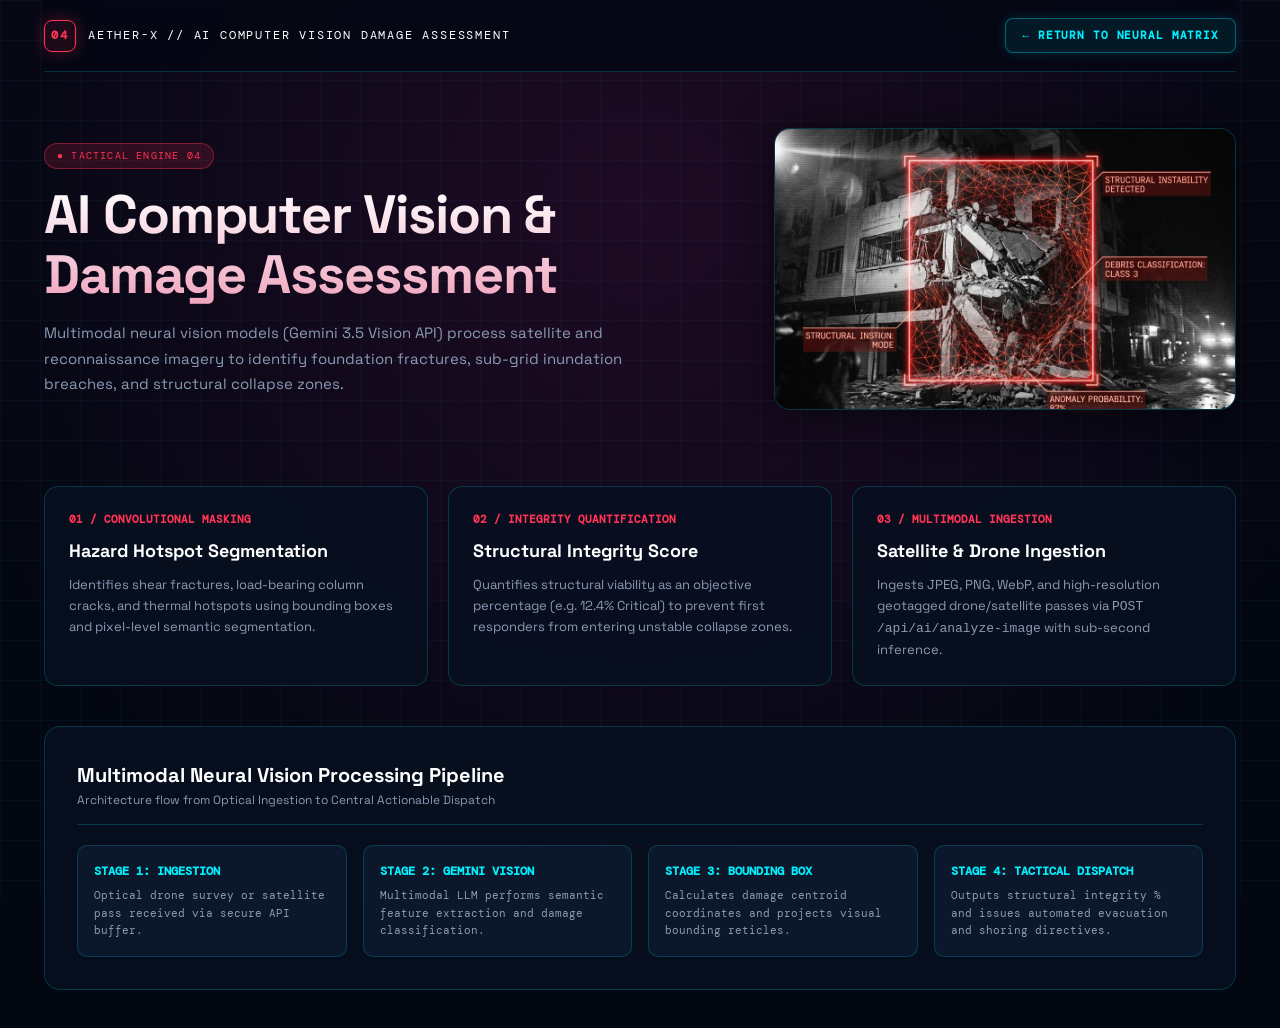
<file: Frontend/damage_detection_info.html>
<!doctype html>
<html lang="en">

<head>
    <meta charset="utf-8">
    <meta name="viewport" content="width=device-width,initial-scale=1">
    <title>AETHER-X // AI Computer Vision Damage Assessment</title>
    <style>
        @import url('https://fonts.googleapis.com/css2?family=DM+Mono:wght@400;500&family=Space+Grotesk:wght@400;500;600;700&family=Orbitron:wght@600;700;800&display=swap');

        :root {
            --bg: #040813;
            --panel: rgba(8, 16, 32, 0.85);
            --panel-card: #0b172a;
            --line: rgba(0, 240, 255, 0.18);
            --text: #f0f6fc;
            --muted: #8b9bb4;
            --cyan: #00f0ff;
            --blue: #0099ff;
            --red: #ff3355;
            --amber: #ffb800;
            --green: #34d399;
            --glow: rgba(0, 240, 255, 0.25);
        }

        * { box-sizing: border-box; margin: 0; padding: 0; }
        html { scroll-behavior: smooth; }
        body {
            background: radial-gradient(circle at 50% 20%, #1f0b24 0%, #030712 70%);
            color: var(--text);
            font-family: 'Space Grotesk', sans-serif;
            min-height: 100vh;
            overflow-x: hidden;
            line-height: 1.6;
        }

        body::before {
            content: '';
            position: fixed;
            inset: 0;
            background-image:
                linear-gradient(rgba(0, 240, 255, 0.04) 1px, transparent 1px),
                linear-gradient(90deg, rgba(0, 240, 255, 0.04) 1px, transparent 1px);
            background-size: 40px 40px;
            pointer-events: none;
            z-index: 0;
        }

        .wrap {
            max-width: 1240px;
            margin: 0 auto;
            padding: 0 24px;
            position: relative;
            z-index: 1;
        }

        .topbar {
            height: 72px;
            border-bottom: 1px solid var(--line);
            display: flex;
            align-items: center;
            justify-content: space-between;
            background: rgba(4, 8, 19, 0.85);
            backdrop-filter: blur(16px);
            position: sticky;
            top: 0;
            z-index: 50;
        }

        .brand {
            display: flex;
            align-items: center;
            gap: 12px;
            font-family: 'DM Mono', monospace;
            font-size: 12px;
            letter-spacing: 0.15em;
            color: #fff;
            text-decoration: none;
        }

        .brand-icon {
            width: 32px;
            height: 32px;
            border-radius: 8px;
            background: rgba(255, 51, 85, 0.1);
            border: 1px solid var(--red);
            display: flex;
            align-items: center;
            justify-content: center;
            color: var(--red);
            font-weight: bold;
            box-shadow: 0 0 15px rgba(255, 51, 85, 0.3);
        }

        .nav-back-btn {
            display: inline-flex;
            align-items: center;
            gap: 8px;
            padding: 8px 16px;
            border-radius: 8px;
            background: rgba(0, 240, 255, 0.08);
            border: 1px solid rgba(0, 240, 255, 0.35);
            color: var(--cyan);
            font-family: 'DM Mono', monospace;
            font-size: 11px;
            font-weight: 600;
            letter-spacing: 0.08em;
            text-decoration: none;
            transition: all 0.2s ease;
            box-shadow: 0 0 12px rgba(0, 240, 255, 0.15);
        }

        .nav-back-btn:hover {
            background: rgba(0, 240, 255, 0.2);
            border-color: var(--cyan);
            transform: translateX(-2px);
            box-shadow: 0 0 20px rgba(0, 240, 255, 0.35);
        }

        .hero {
            padding: 56px 0 36px;
            display: grid;
            grid-template-columns: 1.2fr 0.8fr;
            gap: 36px;
            align-items: center;
        }

        .badge-pill {
            display: inline-flex;
            align-items: center;
            gap: 8px;
            padding: 4px 12px;
            border-radius: 99px;
            background: rgba(255, 51, 85, 0.15);
            border: 1px solid rgba(255, 51, 85, 0.4);
            color: var(--red);
            font-family: 'DM Mono', monospace;
            font-size: 10px;
            letter-spacing: 0.12em;
            text-transform: uppercase;
            margin-bottom: 16px;
        }

        .hero h1 {
            font-size: clamp(32px, 5vw, 54px);
            line-height: 1.1;
            font-weight: 700;
            letter-spacing: -0.02em;
            background: linear-gradient(180deg, #fff 0%, #f0a5be 100%);
            -webkit-background-clip: text;
            -webkit-text-fill-color: transparent;
            margin-bottom: 16px;
        }

        .hero p {
            color: var(--muted);
            font-size: 15px;
            line-height: 1.7;
            max-width: 620px;
        }

        .hero-visual {
            border: 1px solid var(--line);
            border-radius: 16px;
            overflow: hidden;
            background: var(--panel);
            box-shadow: 0 0 40px rgba(0, 0, 0, 0.6);
        }

        .hero-visual img {
            width: 100%;
            height: 280px;
            object-fit: cover;
            display: block;
        }

        .specs-grid {
            display: grid;
            grid-template-columns: repeat(auto-fit, minmax(280px, 1fr));
            gap: 20px;
            margin: 40px 0;
        }

        .card {
            background: var(--panel);
            border: 1px solid var(--line);
            border-radius: 14px;
            padding: 24px;
            backdrop-filter: blur(12px);
            transition: all 0.3s ease;
        }

        .card:hover {
            border-color: rgba(255, 51, 85, 0.5);
            transform: translateY(-3px);
            box-shadow: 0 10px 30px rgba(255, 51, 85, 0.1);
        }

        .card-num {
            font-family: 'DM Mono', monospace;
            font-size: 11px;
            color: var(--red);
            font-weight: bold;
            margin-bottom: 8px;
        }

        .card h3 { font-size: 18px; margin-bottom: 10px; color: #fff; }
        .card p { font-size: 13px; color: var(--muted); line-height: 1.6; }

        .sim-panel {
            background: var(--panel);
            border: 1px solid var(--line);
            border-radius: 16px;
            padding: 32px;
            margin: 40px 0;
        }

        .ai-pipeline-grid {
            display: grid;
            grid-template-columns: repeat(auto-fit, minmax(220px, 1fr));
            gap: 16px;
            margin-top: 20px;
        }

        .pipeline-step {
            background: var(--panel-card);
            border: 1px solid var(--line);
            border-radius: 10px;
            padding: 16px;
            font-family: 'DM Mono', monospace;
            font-size: 11px;
        }

        .pipeline-step h4 {
            color: var(--cyan);
            margin-bottom: 6px;
            font-size: 12px;
        }

        @media (max-width: 840px) {
            .hero { grid-template-columns: 1fr; }
        }
    </style>
</head>

<body>
    <div class="wrap">
        <header class="topbar">
            <a href="index.html#matrix" class="brand">
                <span class="brand-icon">04</span>
                <span>AETHER-X // AI COMPUTER VISION DAMAGE ASSESSMENT</span>
            </a>
            <a href="index.html#matrix" class="nav-back-btn">
                ← RETURN TO NEURAL MATRIX
            </a>
        </header>

        <section class="hero">
            <div>
                <div class="badge-pill">● TACTICAL ENGINE 04</div>
                <h1>AI Computer Vision & Damage Assessment</h1>
                <p>
                    Multimodal neural vision models (Gemini 3.5 Vision API) process satellite and reconnaissance imagery to identify foundation fractures, sub-grid inundation breaches, and structural collapse zones.
                </p>
            </div>
            <div class="hero-visual">
                <img src="images/ai_damage_building_1786254019979.png" alt="AI Damage Detection Interface" onerror="this.src='images/ai_damage_vision_bg_1786246516738.png'">
            </div>
        </section>

        <div class="specs-grid">
            <div class="card">
                <div class="card-num">01 / CONVOLUTIONAL MASKING</div>
                <h3>Hazard Hotspot Segmentation</h3>
                <p>Identifies shear fractures, load-bearing column cracks, and thermal hotspots using bounding boxes and pixel-level semantic segmentation.</p>
            </div>
            <div class="card">
                <div class="card-num">02 / INTEGRITY QUANTIFICATION</div>
                <h3>Structural Integrity Score</h3>
                <p>Quantifies structural viability as an objective percentage (e.g. 12.4% Critical) to prevent first responders from entering unstable collapse zones.</p>
            </div>
            <div class="card">
                <div class="card-num">03 / MULTIMODAL INGESTION</div>
                <h3>Satellite & Drone Ingestion</h3>
                <p>Ingests JPEG, PNG, WebP, and high-resolution geotagged drone/satellite passes via <code>POST /api/ai/analyze-image</code> with sub-second inference.</p>
            </div>
        </div>

        <section class="sim-panel">
            <div style="border-bottom:1px solid var(--line); padding-bottom:14px; margin-bottom:16px;">
                <h2 style="color:#fff; font-size:20px;">Multimodal Neural Vision Processing Pipeline</h2>
                <p style="color:var(--muted); font-size:12px;">Architecture flow from Optical Ingestion to Central Actionable Dispatch</p>
            </div>

            <div class="ai-pipeline-grid">
                <div class="pipeline-step">
                    <h4>STAGE 1: INGESTION</h4>
                    <p style="color:var(--muted);">Optical drone survey or satellite pass received via secure API buffer.</p>
                </div>
                <div class="pipeline-step">
                    <h4>STAGE 2: GEMINI VISION</h4>
                    <p style="color:var(--muted);">Multimodal LLM performs semantic feature extraction and damage classification.</p>
                </div>
                <div class="pipeline-step">
                    <h4>STAGE 3: BOUNDING BOX</h4>
                    <p style="color:var(--muted);">Calculates damage centroid coordinates and projects visual bounding reticles.</p>
                </div>
                <div class="pipeline-step">
                    <h4>STAGE 4: TACTICAL DISPATCH</h4>
                    <p style="color:var(--muted);">Outputs structural integrity % and issues automated evacuation and shoring directives.</p>
                </div>
            </div>
        </section>
    </div>
</body>

</html>
</file>
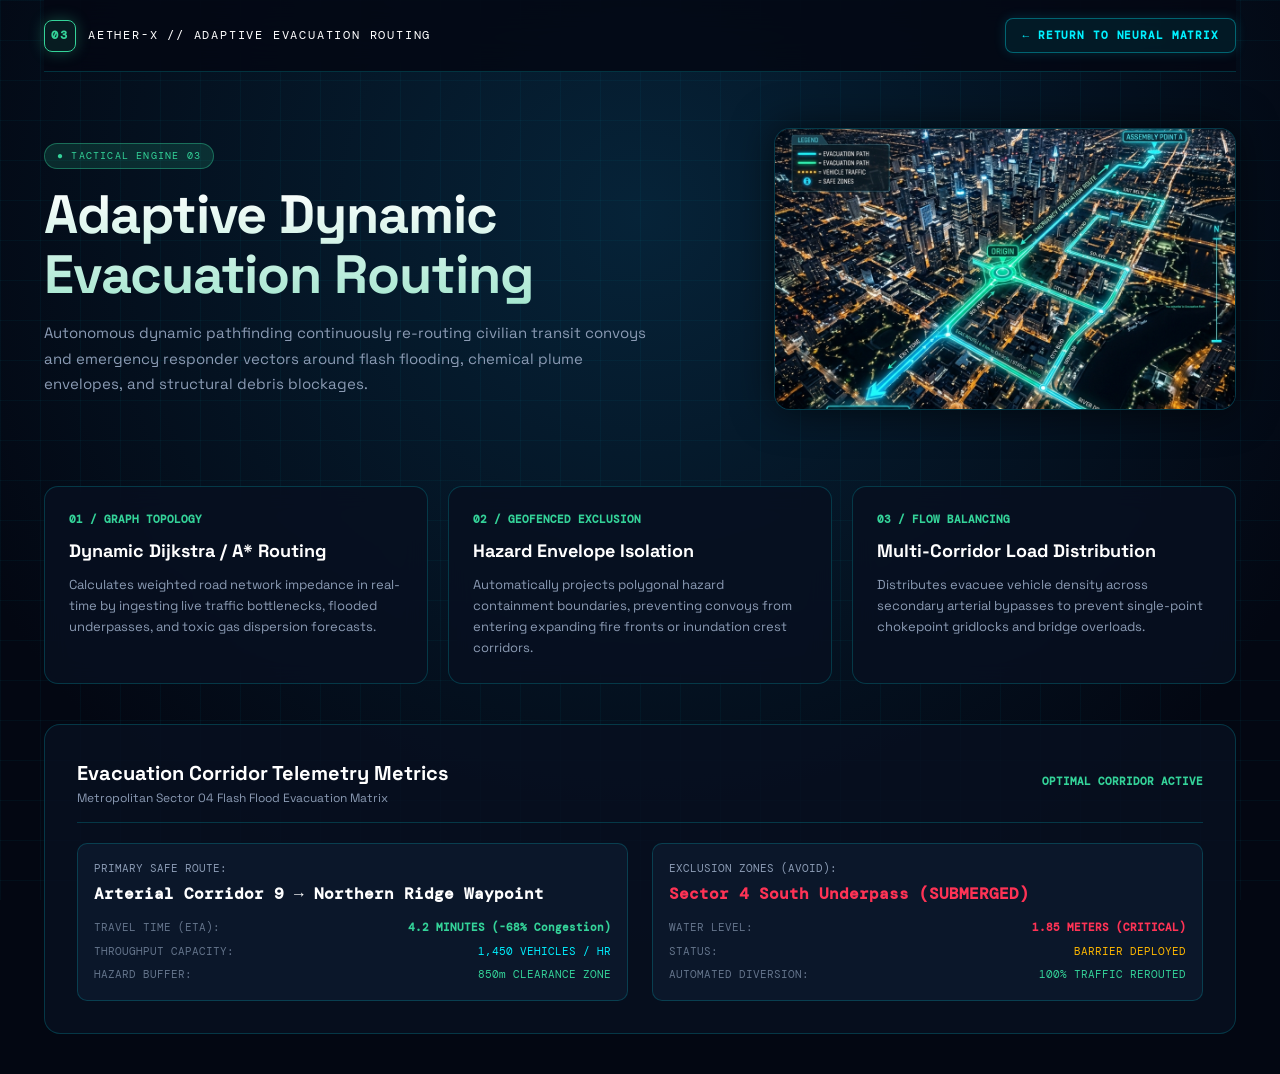
<file: Frontend/evacuation_routing_info.html>
<!doctype html>
<html lang="en">

<head>
    <meta charset="utf-8">
    <meta name="viewport" content="width=device-width,initial-scale=1">
    <title>AETHER-X // Adaptive Evacuation Routing Architecture</title>
    <style>
        @import url('https://fonts.googleapis.com/css2?family=DM+Mono:wght@400;500&family=Space+Grotesk:wght@400;500;600;700&family=Orbitron:wght@600;700;800&display=swap');

        :root {
            --bg: #040813;
            --panel: rgba(8, 16, 32, 0.85);
            --panel-card: #0b172a;
            --line: rgba(0, 240, 255, 0.18);
            --text: #f0f6fc;
            --muted: #8b9bb4;
            --cyan: #00f0ff;
            --blue: #0099ff;
            --red: #ff3355;
            --amber: #ffb800;
            --green: #34d399;
            --glow: rgba(0, 240, 255, 0.25);
        }

        * { box-sizing: border-box; margin: 0; padding: 0; }
        html { scroll-behavior: smooth; }
        body {
            background: radial-gradient(circle at 50% 20%, #062338 0%, #030712 70%);
            color: var(--text);
            font-family: 'Space Grotesk', sans-serif;
            min-height: 100vh;
            overflow-x: hidden;
            line-height: 1.6;
        }

        body::before {
            content: '';
            position: fixed;
            inset: 0;
            background-image:
                linear-gradient(rgba(0, 240, 255, 0.04) 1px, transparent 1px),
                linear-gradient(90deg, rgba(0, 240, 255, 0.04) 1px, transparent 1px);
            background-size: 40px 40px;
            pointer-events: none;
            z-index: 0;
        }

        .wrap {
            max-width: 1240px;
            margin: 0 auto;
            padding: 0 24px;
            position: relative;
            z-index: 1;
        }

        .topbar {
            height: 72px;
            border-bottom: 1px solid var(--line);
            display: flex;
            align-items: center;
            justify-content: space-between;
            background: rgba(4, 8, 19, 0.85);
            backdrop-filter: blur(16px);
            position: sticky;
            top: 0;
            z-index: 50;
        }

        .brand {
            display: flex;
            align-items: center;
            gap: 12px;
            font-family: 'DM Mono', monospace;
            font-size: 12px;
            letter-spacing: 0.15em;
            color: #fff;
            text-decoration: none;
        }

        .brand-icon {
            width: 32px;
            height: 32px;
            border-radius: 8px;
            background: rgba(52, 211, 153, 0.1);
            border: 1px solid var(--green);
            display: flex;
            align-items: center;
            justify-content: center;
            color: var(--green);
            font-weight: bold;
            box-shadow: 0 0 15px rgba(52, 211, 153, 0.3);
        }

        .nav-back-btn {
            display: inline-flex;
            align-items: center;
            gap: 8px;
            padding: 8px 16px;
            border-radius: 8px;
            background: rgba(0, 240, 255, 0.08);
            border: 1px solid rgba(0, 240, 255, 0.35);
            color: var(--cyan);
            font-family: 'DM Mono', monospace;
            font-size: 11px;
            font-weight: 600;
            letter-spacing: 0.08em;
            text-decoration: none;
            transition: all 0.2s ease;
            box-shadow: 0 0 12px rgba(0, 240, 255, 0.15);
        }

        .nav-back-btn:hover {
            background: rgba(0, 240, 255, 0.2);
            border-color: var(--cyan);
            transform: translateX(-2px);
            box-shadow: 0 0 20px rgba(0, 240, 255, 0.35);
        }

        .hero {
            padding: 56px 0 36px;
            display: grid;
            grid-template-columns: 1.2fr 0.8fr;
            gap: 36px;
            align-items: center;
        }

        .badge-pill {
            display: inline-flex;
            align-items: center;
            gap: 8px;
            padding: 4px 12px;
            border-radius: 99px;
            background: rgba(52, 211, 153, 0.15);
            border: 1px solid rgba(52, 211, 153, 0.4);
            color: var(--green);
            font-family: 'DM Mono', monospace;
            font-size: 10px;
            letter-spacing: 0.12em;
            text-transform: uppercase;
            margin-bottom: 16px;
        }

        .hero h1 {
            font-size: clamp(32px, 5vw, 54px);
            line-height: 1.1;
            font-weight: 700;
            letter-spacing: -0.02em;
            background: linear-gradient(180deg, #fff 0%, #a5e7d0 100%);
            -webkit-background-clip: text;
            -webkit-text-fill-color: transparent;
            margin-bottom: 16px;
        }

        .hero p {
            color: var(--muted);
            font-size: 15px;
            line-height: 1.7;
            max-width: 620px;
        }

        .hero-visual {
            border: 1px solid var(--line);
            border-radius: 16px;
            overflow: hidden;
            background: var(--panel);
            box-shadow: 0 0 40px rgba(0, 0, 0, 0.6);
        }

        .hero-visual img {
            width: 100%;
            height: 280px;
            object-fit: cover;
            display: block;
        }

        .specs-grid {
            display: grid;
            grid-template-columns: repeat(auto-fit, minmax(280px, 1fr));
            gap: 20px;
            margin: 40px 0;
        }

        .card {
            background: var(--panel);
            border: 1px solid var(--line);
            border-radius: 14px;
            padding: 24px;
            backdrop-filter: blur(12px);
            transition: all 0.3s ease;
        }

        .card:hover {
            border-color: rgba(52, 211, 153, 0.5);
            transform: translateY(-3px);
            box-shadow: 0 10px 30px rgba(52, 211, 153, 0.1);
        }

        .card-num {
            font-family: 'DM Mono', monospace;
            font-size: 11px;
            color: var(--green);
            font-weight: bold;
            margin-bottom: 8px;
        }

        .card h3 { font-size: 18px; margin-bottom: 10px; color: #fff; }
        .card p { font-size: 13px; color: var(--muted); line-height: 1.6; }

        .sim-panel {
            background: var(--panel);
            border: 1px solid var(--line);
            border-radius: 16px;
            padding: 32px;
            margin: 40px 0;
        }

        .route-hud-grid {
            display: grid;
            grid-template-columns: 1fr 1fr;
            gap: 24px;
            margin-top: 20px;
        }

        .metric-box {
            background: var(--panel-card);
            border: 1px solid var(--line);
            border-radius: 10px;
            padding: 16px;
            font-family: 'DM Mono', monospace;
            font-size: 11px;
        }

        @media (max-width: 840px) {
            .hero { grid-template-columns: 1fr; }
            .route-hud-grid { grid-template-columns: 1fr; }
        }
    </style>
</head>

<body>
    <div class="wrap">
        <header class="topbar">
            <a href="index.html#matrix" class="brand">
                <span class="brand-icon">03</span>
                <span>AETHER-X // ADAPTIVE EVACUATION ROUTING</span>
            </a>
            <a href="index.html#matrix" class="nav-back-btn">
                ← RETURN TO NEURAL MATRIX
            </a>
        </header>

        <section class="hero">
            <div>
                <div class="badge-pill">● TACTICAL ENGINE 03</div>
                <h1>Adaptive Dynamic Evacuation Routing</h1>
                <p>
                    Autonomous dynamic pathfinding continuously re-routing civilian transit convoys and emergency responder vectors around flash flooding, chemical plume envelopes, and structural debris blockages.
                </p>
            </div>
            <div class="hero-visual">
                <img src="images/evacuation_route_city_1786253954130.png" alt="Adaptive Evacuation Routing Interface" onerror="this.src='images/evacuation_router_bg_1786246076501.png'">
            </div>
        </section>

        <div class="specs-grid">
            <div class="card">
                <div class="card-num">01 / GRAPH TOPOLOGY</div>
                <h3>Dynamic Dijkstra / A* Routing</h3>
                <p>Calculates weighted road network impedance in real-time by ingesting live traffic bottlenecks, flooded underpasses, and toxic gas dispersion forecasts.</p>
            </div>
            <div class="card">
                <div class="card-num">02 / GEOFENCED EXCLUSION</div>
                <h3>Hazard Envelope Isolation</h3>
                <p>Automatically projects polygonal hazard containment boundaries, preventing convoys from entering expanding fire fronts or inundation crest corridors.</p>
            </div>
            <div class="card">
                <div class="card-num">03 / FLOW BALANCING</div>
                <h3>Multi-Corridor Load Distribution</h3>
                <p>Distributes evacuee vehicle density across secondary arterial bypasses to prevent single-point chokepoint gridlocks and bridge overloads.</p>
            </div>
        </div>

        <section class="sim-panel">
            <div style="display:flex; justify-content:space-between; align-items:center; border-bottom:1px solid var(--line); padding-bottom:14px;">
                <div>
                    <h2 style="color:#fff; font-size:20px;">Evacuation Corridor Telemetry Metrics</h2>
                    <p style="color:var(--muted); font-size:12px;">Metropolitan Sector 04 Flash Flood Evacuation Matrix</p>
                </div>
                <span style="font-family:'DM Mono'; font-size:11px; color:var(--green); font-weight:bold;">OPTIMAL CORRIDOR ACTIVE</span>
            </div>

            <div class="route-hud-grid">
                <div class="metric-box">
                    <div style="color:var(--muted); margin-bottom:4px;">PRIMARY SAFE ROUTE:</div>
                    <div style="color:#fff; font-size:16px; font-weight:bold; margin-bottom:12px;">Arterial Corridor 9 → Northern Ridge Waypoint</div>
                    <div style="display:flex; justify-content:space-between; margin-bottom:6px;">
                        <span style="color:#64748b;">TRAVEL TIME (ETA):</span>
                        <span style="color:var(--green); font-weight:bold;">4.2 MINUTES (-68% Congestion)</span>
                    </div>
                    <div style="display:flex; justify-content:space-between; margin-bottom:6px;">
                        <span style="color:#64748b;">THROUGHPUT CAPACITY:</span>
                        <span style="color:var(--cyan);">1,450 VEHICLES / HR</span>
                    </div>
                    <div style="display:flex; justify-content:space-between;">
                        <span style="color:#64748b;">HAZARD BUFFER:</span>
                        <span style="color:var(--green);">850m CLEARANCE ZONE</span>
                    </div>
                </div>

                <div class="metric-box">
                    <div style="color:var(--muted); margin-bottom:4px;">EXCLUSION ZONES (AVOID):</div>
                    <div style="color:var(--red); font-size:16px; font-weight:bold; margin-bottom:12px;">Sector 4 South Underpass (SUBMERGED)</div>
                    <div style="display:flex; justify-content:space-between; margin-bottom:6px;">
                        <span style="color:#64748b;">WATER LEVEL:</span>
                        <span style="color:var(--red); font-weight:bold;">1.85 METERS (CRITICAL)</span>
                    </div>
                    <div style="display:flex; justify-content:space-between; margin-bottom:6px;">
                        <span style="color:#64748b;">STATUS:</span>
                        <span style="color:var(--amber);">BARRIER DEPLOYED</span>
                    </div>
                    <div style="display:flex; justify-content:space-between;">
                        <span style="color:#64748b;">AUTOMATED DIVERSION:</span>
                        <span style="color:var(--green);">100% TRAFFIC REROUTED</span>
                    </div>
                </div>
            </div>
        </section>
    </div>
</body>

</html>
</file>
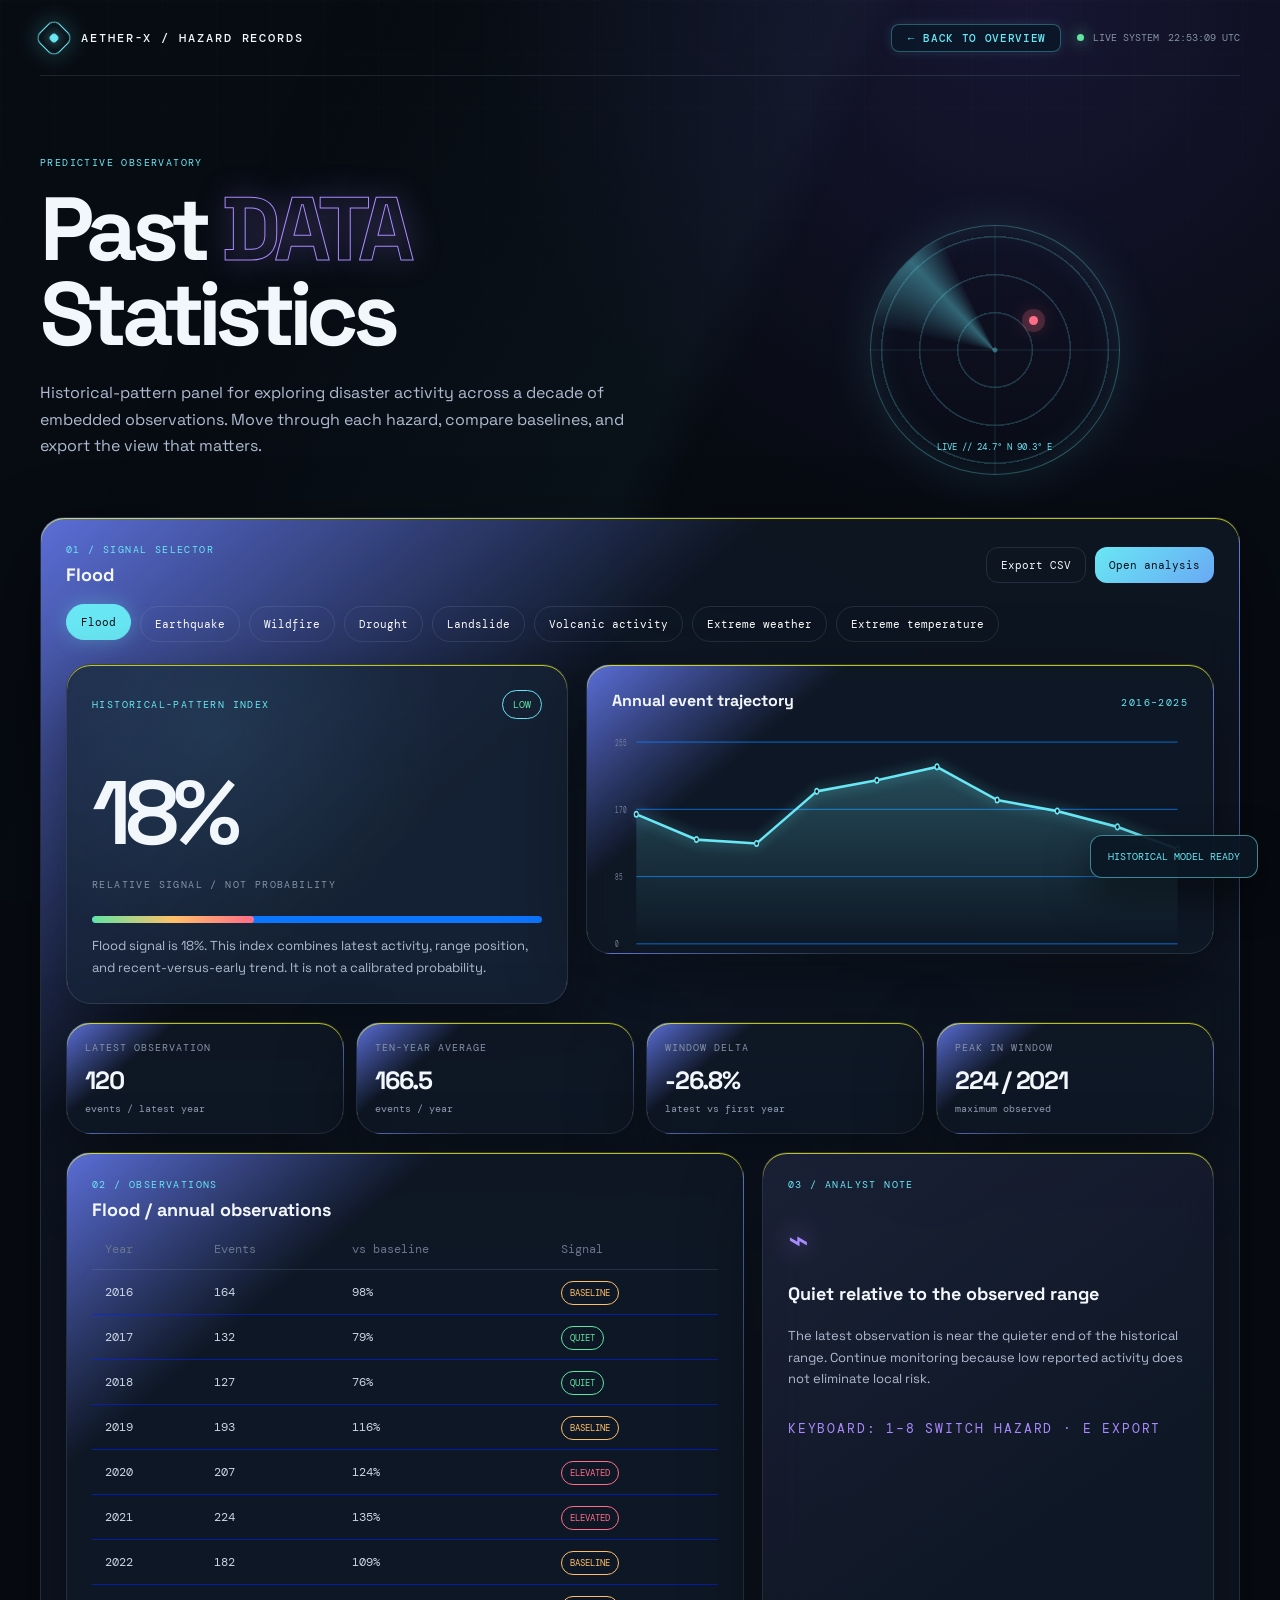
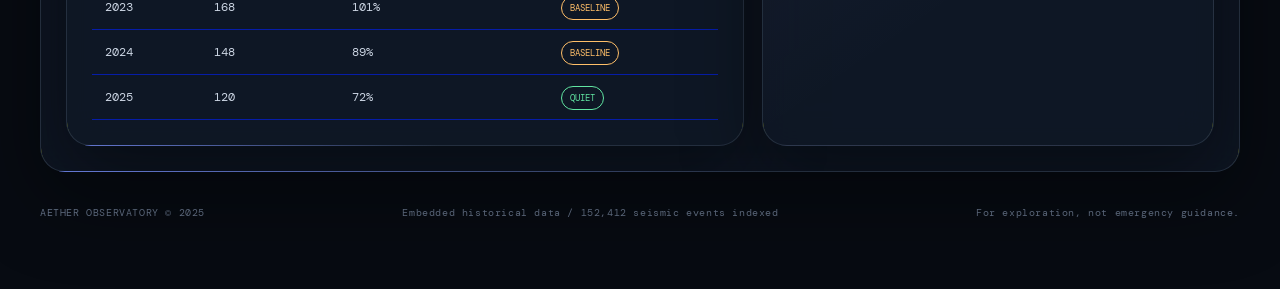
<file: Frontend/prediction_standalone.html>
<!doctype html>
<html lang="en">

<head>
    <meta charset="utf-8">
    <meta name="viewport" content="width=device-width,initial-scale=1">
    <title>AETHER-X // Hazard Records</title>
    <style>
        @import url('https://fonts.googleapis.com/css2?family=DM+Mono:wght@400;500&family=Space+Grotesk:wght@400;500;600;700&display=swap');

        :root {
            --bg: #070b12;
            --panel: #101826cc;
            --panel2: #172338cc;
            --line: #9fb8d326;
            --muted: #8493a8;
            --text: #f2f7fc;
            --cyan: #69e7f4;
            --violet: #a98bff;
            --amber: #ffbf69;
            --red: #ff6d87;
            --green: #61e5a2;
            --mx: 50%;
            --my: 50%
        }

        * {
            box-sizing: border-box
        }

        html {
            scroll-behavior: smooth
        }

        body {
            margin: 0;
            min-height: 100vh;
            color: var(--text);
            font-family: 'Space Grotesk', sans-serif;
            background: radial-gradient(circle at var(--mx) var(--my), #3e71be26, transparent 28rem), radial-gradient(circle at 80% 0, #7d58ff24, transparent 34rem), var(--bg);
            overflow-x: hidden
        }

        body:before {
            content: '';
            position: fixed;
            inset: 0;
            pointer-events: none;
            opacity: .22;
            background-image: linear-gradient(#fff1 1px, transparent 1px), linear-gradient(90deg, #fff1 1px, transparent 1px);
            background-size: 54px 54px;
            mask-image: linear-gradient(#000, transparent 86%)
        }

        body:after {
            content: '';
            position: fixed;
            inset: 0;
            pointer-events: none;
            background: linear-gradient(115deg, transparent 18%, #69e7f409 50%, transparent 54%);
            animation: scan 9s linear infinite;
            z-index: -1
        }

        @keyframes scan {
            to {
                transform: translateX(70%)
            }
        }

        .wrap {
            width: min(1200px, calc(100% - 36px));
            margin: auto
        }

        .topbar {
            height: 76px;
            display: flex;
            align-items: center;
            justify-content: space-between;
            border-bottom: 1px solid var(--line)
        }

        .brand {
            display: flex;
            align-items: center;
            gap: 13px;
            letter-spacing: .16em;
            font: 500 12px 'DM Mono'
        }

        .mark {
            width: 28px;
            height: 28px;
            border: 1px solid var(--cyan);
            border-radius: 8px;
            transform: rotate(45deg);
            box-shadow: 0 0 25px #69e7f444;
            position: relative
        }

        .mark:after {
            content: '';
            position: absolute;
            inset: 9px;
            background: var(--cyan);
            border-radius: 3px;
            box-shadow: 0 0 13px var(--cyan)
        }

        .status {
            display: flex;
            align-items: center;
            gap: 9px;
            color: var(--muted);
            font: 10px 'DM Mono'
        }

        .dot {
            width: 7px;
            height: 7px;
            border-radius: 50%;
            background: var(--green);
            box-shadow: 0 0 15px var(--green);
            animation: pulse 1.8s infinite
        }

        @keyframes pulse {
            50% {
                opacity: .35;
                transform: scale(.65)
            }
        }

        .hero {
            padding: 80px 0 42px;
            display: grid;
            grid-template-columns: 1.15fr .85fr;
            gap: 45px;
            align-items: end
        }

        .eyebrow,
        .mono {
            font: 10px 'DM Mono';
            letter-spacing: .14em;
            text-transform: uppercase;
            color: var(--cyan)
        }

        h1 {
            font-size: clamp(48px, 7vw, 90px);
            line-height: .95;
            letter-spacing: -.075em;
            margin: 18px 0 23px
        }

        h1 em {
            font-style: normal;
            color: transparent;
            -webkit-text-stroke: 1px var(--violet);
            text-shadow: 0 0 32px #a98bff44
        }

        .lede {
            font-size: 16px;
            line-height: 1.65;
            color: #aebbd0;
            max-width: 620px
        }

        .radar {
            width: min(250px, 75vw);
            aspect-ratio: 1;
            margin: 0 auto;
            border: 1px solid #69e7f455;
            border-radius: 50%;
            position: relative;
            background: radial-gradient(circle, #69e7f466 0 2px, transparent 3px), repeating-radial-gradient(circle, transparent 0 36px, #69e7f433 37px 38px), linear-gradient(90deg, transparent 49.7%, #69e7f433 50%, transparent 50.3%), linear-gradient(0deg, transparent 49.7%, #69e7f433 50%, transparent 50.3%);
            box-shadow: 0 0 50px #69e7f41e, inset 0 0 35px #69e7f41b;
            overflow: hidden
        }

        .radar:before {
            content: '';
            position: absolute;
            inset: -15%;
            background: conic-gradient(from 0deg, transparent 0 78%, #69e7f466 88%, transparent 93%);
            animation: radar 5s linear infinite
        }

        @keyframes radar {
            to {
                transform: rotate(360deg)
            }
        }

        .radar:after {
            content: 'LIVE // 24.7° N 90.3° E';
            position: absolute;
            bottom: 21px;
            left: 50%;
            transform: translateX(-50%);
            white-space: nowrap;
            color: var(--cyan);
            font: 9px 'DM Mono'
        }

        .pin {
            position: absolute;
            left: 64%;
            top: 36%;
            width: 9px;
            height: 9px;
            border-radius: 50%;
            background: var(--red);
            box-shadow: 0 0 0 7px #ff6d8733, 0 0 20px var(--red);
            z-index: 2
        }

        .panel {
            background: linear-gradient(140deg, #5b6ed7, transparent 27%), var(--panel);
            border: 1px solid var(--line);
            border-radius: 25px;
            box-shadow: 0 28px 80px #0006, inset 0 1px #ff0b;
            backdrop-filter: blur(18px);
            position: relative;
            overflow: hidden
        }

        .panel:before {
            content: '';
            position: absolute;
            inset: 0;
            pointer-events: none;
            background: linear-gradient(110deg, transparent 15%, #69e7f40a 50%, transparent 78%);
            transform: translateX(-100%);
            transition: transform .8s
        }

        .panel:hover:before {
            transform: translateX(100%)
        }

        .dashboard {
            padding: 25px
        }

        .head {
            display: flex;
            justify-content: space-between;
            align-items: center;
            gap: 20px;
            margin-bottom: 20px
        }

        .head h2 {
            font-size: 18px;
            margin: 7px 0 0
        }

        .actions,
        .hazards {
            display: flex;
            gap: 9px;
            flex-wrap: wrap
        }

        .btn {
            border: 1px solid var(--line);
            background: rgba(176, 6, 243, 0);
            color: #ffffff;
            border-radius: 999px;
            padding: 10px 14px;
            font: 11px 'DM Mono';
            cursor: pointer;
            transition: .25s
        }

        .btn:hover,
        .btn.active {
            color: #061018;
            background: var(--cyan);
            border-color: var(--cyan);
            box-shadow: 0 0 20px #69e7f455;
            transform: translateY(-2px)
        }

        .action {
            border-radius: 12px;
            color: var(--text)
        }

        .primary {
            background: linear-gradient(135deg, var(--cyan), #69a9f4);
            color: #071018;
            border: 0
        }

        .analysis {
            display: grid;
            grid-template-columns: 1fr 1.25fr;
            gap: 18px;
            margin-top: 22px
        }

        .risk,
        .chart,
        .table,
        .insight {
            padding: 25px
        }

        .risk {
            min-height: 310px;
            background: radial-gradient(circle at 30% 20%, #69e7f414, transparent 52%), var(--panel2)
        }

        .riskline {
            display: flex;
            justify-content: space-between;
            align-items: center
        }

        .badge {
            font: 10px 'DM Mono';
            padding: 7px 10px;
            border: 1px solid var(--cyan);
            border-radius: 999px;
            color: var(--cyan)
        }

        .score {
            font-size: 90px;
            letter-spacing: -.08em;
            margin: 36px 0 8px;
            font-weight: 600
        }

        .sub {
            color: var(--muted);
            font: 10px 'DM Mono';
            letter-spacing: .14em;
            text-transform: uppercase
        }

        .meter {
            height: 7px;
            background: #0d76ff;
            border-radius: 99px;
            margin: 25px 0 12px;
            overflow: hidden
        }

        .meter span {
            display: block;
            height: 100%;
            width: 0;
            border-radius: inherit;
            background: linear-gradient(90deg, var(--green), var(--amber), var(--red));
            transition: width 1s cubic-bezier(.2, .8, .2, 1)
        }

        .note,
        .insight p {
            color: #aebbd0;
            font-size: 13px;
            line-height: 1.65
        }

        .charttitle {
            display: flex;
            justify-content: space-between;
            align-items: baseline
        }

        .charttitle strong {
            font-size: 16px
        }

        .chart {
            height: 290px
        }

        .chart svg {
            width: 100%;
            height: 100%;
            overflow: visible
        }

        .grid {
            stroke: #0d82ff
        }

        .axis {
            fill: #748198;
            font: 10px 'DM Mono'
        }

        .area {
            fill: url(#area)
        }

        .line {
            fill: none;
            stroke: var(--cyan);
            stroke-width: 3;
            stroke-linecap: round;
            filter: drop-shadow(0 0 7px #69e7f499);
            stroke-dasharray: 1200;
            stroke-dashoffset: 1200;
            animation: draw 1.3s ease forwards
        }

        @keyframes draw {
            to {
                stroke-dashoffset: 0
            }
        }

        .point {
            fill: var(--bg);
            stroke: var(--cyan);
            stroke-width: 2;
            cursor: pointer
        }

        .point:hover {
            fill: var(--cyan);
            r: 6
        }

        .kpis {
            display: grid;
            grid-template-columns: repeat(4, 1fr);
            gap: 12px;
            margin: 18px 0
        }

        .kpi {
            padding: 18px
        }

        .kpi span {
            display: block;
            color: var(--muted);
            font: 10px 'DM Mono';
            text-transform: uppercase;
            letter-spacing: .1em;
            margin-bottom: 10px
        }

        .kpi strong {
            font-size: 25px;
            letter-spacing: -.05em
        }

        .kpi small {
            display: block;
            margin-top: 6px;
            color: #8f9db2;
            font: 10px 'DM Mono'
        }

        .lower {
            display: grid;
            grid-template-columns: 1.2fr .8fr;
            gap: 18px
        }

        .table h2,
        .insight h3 {
            margin: 7px 0 20px;
            font-size: 18px
        }

        .tablebox {
            overflow: auto
        }

        table {
            border-collapse: collapse;
            width: 100%;
            min-width: 460px;
            font: 12px 'DM Mono'
        }

        th {
            text-align: left;
            color: #68768c;
            font-weight: 400;
            padding: 0 13px 12px;
            border-bottom: 1px solid var(--line)
        }

        td {
            padding: 14px 13px;
            border-bottom: 1px solid rgba(0, 34, 255, 0.6);
            color: #cbd5e3
        }

        tbody tr:hover {
            background: rgba(10, 4, 132, 0.973)
        }

        .signal {
            font-size: 9px;
            padding: 5px 8px;
            border-radius: 99px;
            border: 1px solid currentColor
        }

        .insight {
            background: linear-gradient(145deg, #a98bff15, transparent 65%), var(--panel)
        }

        .icon {
            font-size: 35px;
            color: var(--violet);
            margin: 27px 0 20px;
            text-shadow: 0 0 24px var(--violet)
        }

        .footer {
            padding: 34px 0 70px;
            display: flex;
            justify-content: space-between;
            color: #68768c;
            font: 10px 'DM Mono';
            letter-spacing: .06em
        }

        .toast {
            position: fixed;
            right: 22px;
            bottom: 22px;
            padding: 14px 17px;
            border: 1px solid #69e7f488;
            background: #0b1724ee;
            color: var(--cyan);
            border-radius: 12px;
            box-shadow: 0 16px 40px #0008;
            opacity: 0;
            transform: translateY(12px);
            transition: .3s;
            font: 10px 'DM Mono';
            z-index: 10
        }

        .toast.show {
            opacity: 1;
            transform: none
        }

        @media(max-width:860px) {

            .hero,
            .analysis,
            .lower {
                grid-template-columns: 1fr
            }

            .kpis {
                grid-template-columns: repeat(2, 1fr)
            }
        }

        @media(max-width:560px) {
            .wrap {
                width: calc(100% - 26px)
            }

            .hero {
                padding-top: 52px
            }

            .hero h1 {
                font-size: 54px
            }

            .dashboard {
                padding: 15px
            }

            .head {
                align-items: flex-start;
                flex-direction: column
            }

            .score {
                font-size: 74px
            }

            .footer {
                flex-direction: column;
                gap: 12px
            }
        }

        @media(prefers-reduced-motion:reduce) {

            *,
            *:before,
            *:after {
                animation-duration: .01ms !important;
                transition-duration: .01ms !important;
                scroll-behavior: auto !important
            }
        }
    </style>
</head>

<body>
    <div class="wrap">
        <header class="topbar">
            <a href="index.html" class="brand" style="text-decoration:none; color:inherit;"><span class="mark"></span>AETHER-X / HAZARD RECORDS</a>
            <div style="display:flex; align-items:center; gap:16px;">
                <a href="index.html" style="text-decoration:none; display:inline-flex; align-items:center; gap:6px; padding:6px 14px; border-radius:8px; background:#0b1728; border:1px solid #69e7f455; color:#69e7f4; font:500 11px 'DM Mono'; letter-spacing:.06em; transition:.2s; box-shadow:0 0 12px #69e7f422;">
                    <span>←</span> BACK TO OVERVIEW
                </a>
                <div class="status"><span class="dot"></span>LIVE SYSTEM <span id="clock">00:00:00 UTC</span></div>
            </div>
        </header>
        <section class="hero">
            <div>
                <div class="eyebrow">Predictive observatory</div>
                <h1>Past<em> DATA </em><br>Statistics</h1>
                <p class="lede">Historical-pattern panel for exploring disaster activity across a decade of
                    embedded observations. Move through each hazard, compare baselines, and export the view that
                    matters.</p>
            </div>
            <div class="radar"><span class="pin"></span></div>
        </section>
        <section class="panel dashboard" id="analysis">
            <div class="head">
                <div>
                    <div class="eyebrow">01 / Signal selector</div>
                    <h2 id="title">Flood</h2>
                </div>
                <div class="actions"><button class="btn action" id="download">Export CSV</button><button
                        class="btn action primary" id="open">Open analysis</button></div>
            </div>
            <div class="hazards" id="hazards"></div>
            <div class="analysis">
                <article class="panel risk">
                    <div class="riskline"><span class="eyebrow">Historical-pattern index</span><span class="badge"
                            id="badge">MODERATE</span></div>
                    <div class="score" id="score">0%</div>
                    <div class="sub">relative signal / not probability</div>
                    <div class="meter"><span id="bar"></span></div>
                    <div class="note" id="note">Loading historical signal…</div>
                </article>
                <article class="panel chart">
                    <div class="charttitle"><strong>Annual event trajectory</strong><span class="mono">2016–2025</span>
                    </div>
                    <div id="chart" style="height:250px;margin-top:15px"></div>
                </article>
            </div>
            <div class="kpis">
                <div class="panel kpi"><span>Latest observation</span><strong id="latest">—</strong><small>events /
                        latest year</small></div>
                <div class="panel kpi"><span>Ten-year average</span><strong id="average">—</strong><small>events /
                        year</small></div>
                <div class="panel kpi"><span>Window delta</span><strong id="delta">—</strong><small>latest vs first
                        year</small></div>
                <div class="panel kpi"><span>Peak in window</span><strong id="peak">—</strong><small>maximum
                        observed</small></div>
            </div>
            <div class="lower">
                <article class="panel table">
                    <div class="eyebrow">02 / Observations</div>
                    <h2 id="table-title">Flood / annual observations</h2>
                    <div class="tablebox">
                        <table>
                            <thead>
                                <tr>
                                    <th>Year</th>
                                    <th>Events</th>
                                    <th>vs baseline</th>
                                    <th>Signal</th>
                                </tr>
                            </thead>
                            <tbody id="rows"></tbody>
                        </table>
                    </div>
                </article>
                <article class="panel insight">
                    <div class="eyebrow">03 / Analyst note</div>
                    <div class="icon">⌁</div>
                    <h3 id="insight-title">Mixed signal / monitor the trend</h3>
                    <p id="insight-text">Additional local data and official advisories are needed before making
                        decisions.</p>
                    <p class="mono" style="color:var(--violet);margin-top:28px">Keyboard: 1–8 switch hazard · E export
                    </p>
                </article>
            </div>
        </section>
        <footer class="footer"><span>AETHER OBSERVATORY © 2025</span><span>Embedded historical data / <span
                    id="events">0</span> seismic events indexed</span><span>For exploration, not emergency
                guidance.</span></footer>
    </div>
    <div class="toast" id="toast"></div>
    <script>
        const DATA = { "source_window": "2016-2025", "hazards": { "all_disasters": [{ "year": 2016, "events": 350 }, { "year": 2017, "events": 365 }, { "year": 2018, "events": 325 }, { "year": 2019, "events": 414 }, { "year": 2020, "events": 414 }, { "year": 2021, "events": 438 }, { "year": 2022, "events": 439 }, { "year": 2023, "events": 450 }, { "year": 2024, "events": 443 }, { "year": 2025, "events": 364 }], "all_disasters_excluding_earthquakes": [{ "year": 2016, "events": 320 }, { "year": 2017, "events": 343 }, { "year": 2018, "events": 305 }, { "year": 2019, "events": 383 }, { "year": 2020, "events": 398 }, { "year": 2021, "events": 410 }, { "year": 2022, "events": 408 }, { "year": 2023, "events": 418 }, { "year": 2024, "events": 429 }, { "year": 2025, "events": 335 }], "all_disasters_excluding_extreme_temperature": [{ "year": 2016, "events": 337 }, { "year": 2017, "events": 354 }, { "year": 2018, "events": 298 }, { "year": 2019, "events": 391 }, { "year": 2020, "events": 409 }, { "year": 2021, "events": 435 }, { "year": 2022, "events": 399 }, { "year": 2023, "events": 405 }, { "year": 2024, "events": 393 }, { "year": 2025, "events": 363 }], "drought": [{ "year": 2016, "events": 32 }, { "year": 2017, "events": 27 }, { "year": 2018, "events": 20 }, { "year": 2019, "events": 28 }, { "year": 2020, "events": 20 }, { "year": 2021, "events": 25 }, { "year": 2022, "events": 39 }, { "year": 2023, "events": 20 }, { "year": 2024, "events": 21 }, { "year": 2025, "events": 12 }], "earthquake": [{ "year": 2016, "events": 30 }, { "year": 2017, "events": 22 }, { "year": 2018, "events": 20 }, { "year": 2019, "events": 31 }, { "year": 2020, "events": 16 }, { "year": 2021, "events": 28 }, { "year": 2022, "events": 31 }, { "year": 2023, "events": 32 }, { "year": 2024, "events": 14 }, { "year": 2025, "events": 29 }], "extreme_temperature": [{ "year": 2016, "events": 13 }, { "year": 2017, "events": 11 }, { "year": 2018, "events": 27 }, { "year": 2019, "events": 23 }, { "year": 2020, "events": 5 }, { "year": 2021, "events": 3 }, { "year": 2022, "events": 40 }, { "year": 2023, "events": 45 }, { "year": 2024, "events": 50 }, { "year": 2025, "events": 1 }], "extreme_weather": [{ "year": 2016, "events": 87 }, { "year": 2017, "events": 130 }, { "year": 2018, "events": 99 }, { "year": 2019, "events": 95 }, { "year": 2020, "events": 133 }, { "year": 2021, "events": 118 }, { "year": 2022, "events": 109 }, { "year": 2023, "events": 140 }, { "year": 2024, "events": 149 }, { "year": 2025, "events": 156 }], "flood": [{ "year": 2016, "events": 164 }, { "year": 2017, "events": 132 }, { "year": 2018, "events": 127 }, { "year": 2019, "events": 193 }, { "year": 2020, "events": 207 }, { "year": 2021, "events": 224 }, { "year": 2022, "events": 182 }, { "year": 2023, "events": 168 }, { "year": 2024, "events": 148 }, { "year": 2025, "events": 120 }], "landslide": [{ "year": 2016, "events": 13 }, { "year": 2017, "events": 26 }, { "year": 2018, "events": 13 }, { "year": 2019, "events": 26 }, { "year": 2020, "events": 19 }, { "year": 2021, "events": 12 }, { "year": 2022, "events": 17 }, { "year": 2023, "events": 24 }, { "year": 2024, "events": 33 }, { "year": 2025, "events": 19 }], "volcanic_activity": [{ "year": 2016, "events": 1 }, { "year": 2017, "events": 2 }, { "year": 2018, "events": 9 }, { "year": 2019, "events": 4 }, { "year": 2020, "events": 4 }, { "year": 2021, "events": 9 }, { "year": 2022, "events": 5 }, { "year": 2023, "events": 4 }, { "year": 2024, "events": 7 }, { "year": 2025, "events": 4 }], "wildfire": [{ "year": 2016, "events": 10 }, { "year": 2017, "events": 15 }, { "year": 2018, "events": 10 }, { "year": 2019, "events": 14 }, { "year": 2020, "events": 10 }, { "year": 2021, "events": 19 }, { "year": 2022, "events": 16 }, { "year": 2023, "events": 17 }, { "year": 2024, "events": 21 }, { "year": 2025, "events": 23 }] }, "earthquake_monthly": [{ "month": "2016-01", "events": 1157 }, { "month": "2016-02", "events": 1088 }, { "month": "2016-03", "events": 1094 }, { "month": "2016-04", "events": 1436 }, { "month": "2016-05", "events": 1176 }, { "month": "2016-06", "events": 1277 }, { "month": "2016-07", "events": 1179 }, { "month": "2016-08", "events": 1404 }, { "month": "2016-09", "events": 1447 }, { "month": "2016-10", "events": 1061 }, { "month": "2016-11", "events": 1475 }, { "month": "2016-12", "events": 1617 }, { "month": "2017-01", "events": 1155 }, { "month": "2017-02", "events": 885 }, { "month": "2017-03", "events": 1000 }, { "month": "2017-04", "events": 1091 }, { "month": "2017-05", "events": 1080 }, { "month": "2017-06", "events": 941 }, { "month": "2017-07", "events": 1222 }, { "month": "2017-08", "events": 975 }, { "month": "2017-09", "events": 1368 }, { "month": "2017-10", "events": 1043 }, { "month": "2017-11", "events": 1342 }, { "month": "2017-12", "events": 1011 }, { "month": "2018-01", "events": 1210 }, { "month": "2018-02", "events": 1079 }, { "month": "2018-03", "events": 1099 }, { "month": "2018-04", "events": 1017 }, { "month": "2018-05", "events": 1079 }, { "month": "2018-06", "events": 1055 }, { "month": "2018-07", "events": 1100 }, { "month": "2018-08", "events": 1574 }, { "month": "2018-09", "events": 1384 }, { "month": "2018-10", "events": 1415 }, { "month": "2018-11", "events": 1162 }, { "month": "2018-12", "events": 1439 }, { "month": "2019-01", "events": 1204 }, { "month": "2019-02", "events": 1042 }, { "month": "2019-03", "events": 1129 }, { "month": "2019-04", "events": 1164 }, { "month": "2019-05", "events": 1019 }, { "month": "2019-06", "events": 1197 }, { "month": "2019-07", "events": 1322 }, { "month": "2019-08", "events": 958 }, { "month": "2019-09", "events": 993 }, { "month": "2019-10", "events": 1093 }, { "month": "2019-11", "events": 1180 }, { "month": "2019-12", "events": 1254 }, { "month": "2020-01", "events": 1378 }, { "month": "2020-02", "events": 1011 }, { "month": "2020-03", "events": 1082 }, { "month": "2020-04", "events": 1112 }, { "month": "2020-05", "events": 1232 }, { "month": "2020-06", "events": 1233 }, { "month": "2020-07", "events": 1253 }, { "month": "2020-08", "events": 1111 }, { "month": "2020-09", "events": 1147 }, { "month": "2020-10", "events": 1267 }, { "month": "2020-11", "events": 1022 }, { "month": "2020-12", "events": 1119 }, { "month": "2021-01", "events": 1170 }, { "month": "2021-02", "events": 1458 }, { "month": "2021-03", "events": 2113 }, { "month": "2021-04", "events": 1278 }, { "month": "2021-05", "events": 1339 }, { "month": "2021-06", "events": 1199 }, { "month": "2021-07", "events": 1300 }, { "month": "2021-08", "events": 2222 }, { "month": "2021-09", "events": 1325 }, { "month": "2021-10", "events": 1155 }, { "month": "2021-11", "events": 1242 }, { "month": "2021-12", "events": 1496 }, { "month": "2022-01", "events": 1458 }, { "month": "2022-02", "events": 1260 }, { "month": "2022-03", "events": 1569 }, { "month": "2022-04", "events": 1360 }, { "month": "2022-05", "events": 1166 }, { "month": "2022-06", "events": 1209 }, { "month": "2022-07", "events": 1334 }, { "month": "2022-08", "events": 1205 }, { "month": "2022-09", "events": 1533 }, { "month": "2022-10", "events": 1231 }, { "month": "2022-11", "events": 1273 }, { "month": "2022-12", "events": 1151 }, { "month": "2023-01", "events": 1385 }, { "month": "2023-02", "events": 1524 }, { "month": "2023-03", "events": 1239 }, { "month": "2023-04", "events": 1174 }, { "month": "2023-05", "events": 1444 }, { "month": "2023-06", "events": 1252 }, { "month": "2023-07", "events": 1116 }, { "month": "2023-08", "events": 1097 }, { "month": "2023-09", "events": 1112 }, { "month": "2023-10", "events": 1392 }, { "month": "2023-11", "events": 1418 }, { "month": "2023-12", "events": 2078 }, { "month": "2024-01", "events": 1389 }, { "month": "2024-02", "events": 1147 }, { "month": "2024-03", "events": 1122 }, { "month": "2024-04", "events": 1548 }, { "month": "2024-05", "events": 1208 }, { "month": "2024-06", "events": 1109 }, { "month": "2024-07", "events": 1096 }, { "month": "2024-08", "events": 1107 }, { "month": "2024-09", "events": 1041 }, { "month": "2024-10", "events": 1108 }, { "month": "2024-11", "events": 1052 }, { "month": "2024-12", "events": 1248 }, { "month": "2025-01", "events": 1413 }, { "month": "2025-02", "events": 1394 }, { "month": "2025-03", "events": 1178 }, { "month": "2025-04", "events": 1317 }, { "month": "2025-05", "events": 1228 }, { "month": "2025-06", "events": 1156 }, { "month": "2025-07", "events": 2685 }, { "month": "2025-08", "events": 2223 }, { "month": "2025-09", "events": 1600 }, { "month": "2025-10", "events": 1509 }, { "month": "2025-11", "events": 1321 }, { "month": "2025-12", "events": 1277 }], "earthquake_event_count": 152412 }; (() => { const L = { flood: 'Flood', earthquake: 'Earthquake', wildfire: 'Wildfire', drought: 'Drought', landslide: 'Landslide', volcanic_activity: 'Volcanic activity', extreme_weather: 'Extreme weather', extreme_temperature: 'Extreme temperature' }, K = Object.keys(L), $ = s => document.querySelector(s), fmt = n => Number(n || 0).toLocaleString(), avg = a => a.reduce((s, x) => s + x.events, 0) / (a.length || 1); let selected = 'flood'; function score(a) { let v = a.map(x => x.events), mi = Math.min(...v), ma = Math.max(...v), b = avg(a), r = ma === mi ? .5 : (v.at(-1) - mi) / (ma - mi), t = Math.max(-1, Math.min(1, (avg(a.slice(-3)) - avg(a.slice(0, 3))) / Math.max(b, 1))); return Math.round(Math.max(0, Math.min(100, (r * .65 + (t * .5 + .5) * .35) * 100))) } function lvl(s) { return s >= 75 ? 'CRITICAL' : s >= 50 ? 'HIGH' : s >= 25 ? 'MODERATE' : 'LOW' } function count(el, n, s = '') { let from = +el.dataset.v || 0, t = performance.now(); function f(x) { let p = Math.min(1, (x - t) / 650), e = 1 - (1 - p) ** 3; el.textContent = (Number.isInteger(n) ? Math.round(from + (n - from) * e) : (from + (n - from) * e).toFixed(1)) + s; if (p < 1) requestAnimationFrame(f); else el.dataset.v = n } requestAnimationFrame(f) } function draw(rows) { let el = $('#chart'), w = 900, h = 280, p = { l: 38, r: 16, t: 18, b: 36 }, v = rows.map(x => x.events), mx = Math.max(...v) * 1.14, x = i => p.l + i * (w - p.l - p.r) / Math.max(1, rows.length - 1), y = n => h - p.b - n / mx * (h - p.t - p.b), q = rows.map((r, i) => [x(i), y(r.events)]), line = q.map((a, i) => (i ? 'L' : 'M') + a[0].toFixed(1) + ' ' + a[1].toFixed(1)).join(' '), area = line + ` L ${q.at(-1)[0]} ${h - p.b} L ${q[0][0]} ${h - p.b} Z`; let g = ''; for (let i = 0; i < 4; i++) { let gy = p.t + i * (h - p.t - p.b) / 3; g += `<line class="grid" x1="${p.l}" y1="${gy}" x2="${w - p.r}" y2="${gy}"/><text class="axis" x="5" y="${gy + 4}">${Math.round(mx - (mx / 3) * i).toLocaleString()}</text>` } let d = q.map((a, i) => `<circle class="point" cx="${a[0]}" cy="${a[1]}" r="3"><title>${rows[i].year}: ${fmt(rows[i].events)}</title></circle>`).join(''), labs = rows.map((r, i) => i % 2 === 0 ? `<text class="axis" x="${x(i) - 14}" y="${h - 10}">${r.year}</text>` : '').join(''); el.innerHTML = `<svg viewBox="0 0 ${w} ${h}" preserveAspectRatio="none"><defs><linearGradient id="area" x1="0" x2="0" y1="0" y2="1"><stop offset="0" stop-color="#69e7f4" stop-opacity=".25"/><stop offset="1" stop-color="#69e7f4" stop-opacity="0"/></linearGradient></defs>${g}<path class="area" d="${area}"/><path class="line" d="${line}"/>${d}${labs}</svg>` } function table(rows, b) { $('#rows').innerHTML = rows.map(r => { let i = r.events / b * 100, s = i >= 120 ? 'ELEVATED' : i <= 80 ? 'QUIET' : 'BASELINE', c = s === 'ELEVATED' ? 'var(--red)' : s === 'QUIET' ? 'var(--green)' : 'var(--amber)'; return `<tr><td>${r.year}</td><td>${fmt(r.events)}</td><td>${i.toFixed(0)}%</td><td><span class="signal" style="color:${c}">${s}</span></td></tr>` }).join('') } function select(k) { selected = k; let a = DATA.hazards[k], v = a.map(x => x.events), b = avg(a), s = score(a), l = lvl(s), d = (v.at(-1) - v[0]) / v[0] * 100; $('#hazards').innerHTML = K.map((x, i) => `<button class="btn ${x === k ? 'active' : ''}" data-k="${x}">${L[x]}</button>`).join(''); document.querySelectorAll('[data-k]').forEach(x => x.onclick = () => select(x.dataset.k)); $('#title').textContent = L[k]; $('#badge').textContent = l; $('#badge').style.color = l === 'LOW' ? 'var(--green)' : l === 'MODERATE' ? 'var(--amber)' : 'var(--red)'; $('#score').textContent = '0%'; count($('#score'), s, '%'); $('#bar').style.width = Math.max(12, Math.min(100, s + 18)) + '%'; $('#note').textContent = `${L[k]} signal is ${s}%. This index combines latest activity, range position, and recent-versus-early trend. It is not a calibrated probability.`; count($('#latest'), v.at(-1)); count($('#average'), b); $('#delta').textContent = (d >= 0 ? '+' : '') + d.toFixed(1) + '%'; let peak = Math.max(...v); $('#peak').textContent = fmt(peak) + ' / ' + a[v.indexOf(peak)].year; $('#table-title').textContent = L[k] + ' / annual observations'; table(a, b); draw(a); $('#insight-title').textContent = l === 'LOW' ? 'Quiet relative to the observed range' : l === 'MODERATE' ? 'Mixed signal / monitor the trend' : 'Elevated activity relative to baseline'; $('#insight-text').textContent = l === 'LOW' ? 'The latest observation is near the quieter end of the historical range. Continue monitoring because low reported activity does not eliminate local risk.' : l === 'MODERATE' ? 'The latest observation sits in a mixed historical zone. Additional local data and official advisories are needed before making decisions.' : 'The latest observation is elevated within this embedded series. Treat this as a prioritization signal, not a warning, and consult official sources.' } function toast(s) { let n = $('#toast'); n.textContent = s; n.classList.add('show'); clearTimeout(n.t); n.t = setTimeout(() => n.classList.remove('show'), 2200) } function exportCSV() { let a = DATA.hazards[selected], b = avg(a), csv = 'year,events,index_vs_baseline,signal\n' + a.map(r => { let i = r.events / b * 100; return `${r.year},${r.events},${i.toFixed(1)},${i >= 120 ? 'ELEVATED' : i <= 80 ? 'QUIET' : 'BASELINE'}` }).join('\n'), x = document.createElement('a'); x.href = URL.createObjectURL(new Blob([csv], { type: 'text/csv' })); x.download = `aether-${selected}-view.csv`; x.click(); toast(L[selected].toUpperCase() + ' VIEW EXPORTED') } document.addEventListener('mousemove', e => { document.documentElement.style.setProperty('--mx', e.clientX + 'px'); document.documentElement.style.setProperty('--my', e.clientY + 'px') }); document.addEventListener('keydown', e => { if (+e.key >= 1 && +e.key <= K.length) select(K[+e.key - 1]); if (e.key.toLowerCase() === 'e') exportCSV() }); $('#download').onclick = exportCSV; $('#open').onclick = () => $('#analysis').scrollIntoView({ behavior: 'smooth' }); $('#events').textContent = fmt(DATA.earthquake_event_count); setInterval(() => $('#clock').textContent = new Date().toISOString().slice(11, 19) + ' UTC', 1000); select(selected); toast('HISTORICAL MODEL READY') })();
    </script>
</body>

</html>
</file>
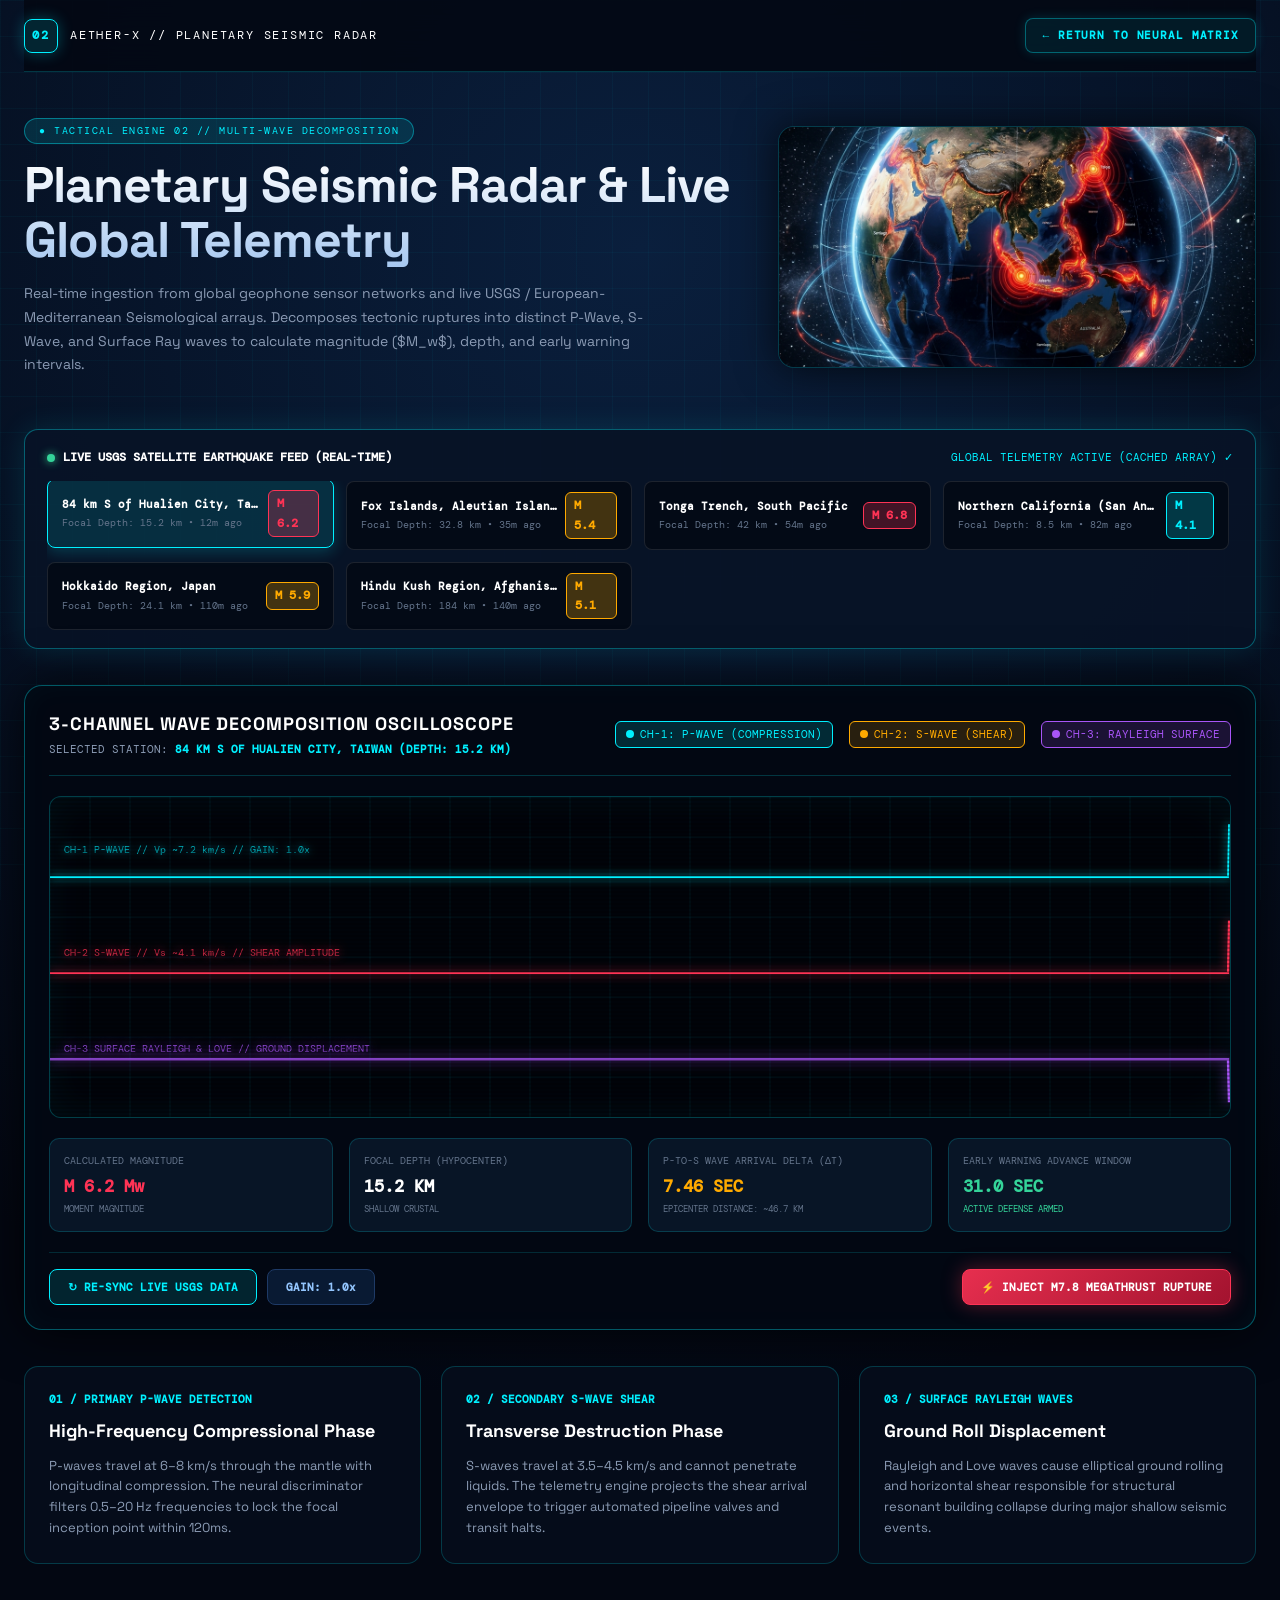
<file: Frontend/seismic_radar_info.html>
<!doctype html>
<html lang="en">

<head>
    <meta charset="utf-8">
    <meta name="viewport" content="width=device-width,initial-scale=1">
    <title>AETHER-X // Planetary Seismic Radar & Real-Time Global Telemetry</title>
    <style>
        @import url('https://fonts.googleapis.com/css2?family=DM+Mono:wght@400;500&family=Space+Grotesk:wght@400;500;600;700&family=Orbitron:wght@600;700;800;900&display=swap');

        :root {
            --bg: #030712;
            --panel: rgba(6, 14, 28, 0.88);
            --panel-card: #081526;
            --line: rgba(0, 240, 255, 0.2);
            --text: #f0f6fc;
            --muted: #8b9bb4;
            --cyan: #00f0ff;
            --blue: #0099ff;
            --red: #ff3355;
            --amber: #ffaa00;
            --green: #34d399;
            --purple: #a855f7;
            --glow: rgba(0, 240, 255, 0.28);
        }

        * { box-sizing: border-box; margin: 0; padding: 0; }
        html { scroll-behavior: smooth; }
        body {
            background: radial-gradient(circle at 50% 15%, #0a1f3d 0%, #030712 75%);
            color: var(--text);
            font-family: 'Space Grotesk', sans-serif;
            min-height: 100vh;
            overflow-x: hidden;
            line-height: 1.6;
        }

        body::before {
            content: '';
            position: fixed;
            inset: 0;
            background-image:
                linear-gradient(rgba(0, 240, 255, 0.035) 1px, transparent 1px),
                linear-gradient(90deg, rgba(0, 240, 255, 0.035) 1px, transparent 1px);
            background-size: 36px 36px;
            pointer-events: none;
            z-index: 0;
        }

        .wrap {
            max-width: 1280px;
            margin: 0 auto;
            padding: 0 24px 60px;
            position: relative;
            z-index: 1;
        }

        /* Topbar */
        .topbar {
            height: 72px;
            border-bottom: 1px solid var(--line);
            display: flex;
            align-items: center;
            justify-content: space-between;
            background: rgba(4, 8, 19, 0.9);
            backdrop-filter: blur(16px);
            position: sticky;
            top: 0;
            z-index: 50;
        }

        .brand {
            display: flex;
            align-items: center;
            gap: 12px;
            font-family: 'DM Mono', monospace;
            font-size: 12px;
            letter-spacing: 0.15em;
            color: #fff;
            text-decoration: none;
        }

        .brand-icon {
            width: 34px;
            height: 34px;
            border-radius: 8px;
            background: rgba(0, 240, 255, 0.12);
            border: 1px solid var(--cyan);
            display: flex;
            align-items: center;
            justify-content: center;
            color: var(--cyan);
            font-weight: bold;
            box-shadow: 0 0 15px var(--glow);
        }

        .nav-back-btn {
            display: inline-flex;
            align-items: center;
            gap: 8px;
            padding: 8px 16px;
            border-radius: 8px;
            background: rgba(0, 240, 255, 0.08);
            border: 1px solid rgba(0, 240, 255, 0.35);
            color: var(--cyan);
            font-family: 'DM Mono', monospace;
            font-size: 11px;
            font-weight: 600;
            letter-spacing: 0.08em;
            text-decoration: none;
            transition: all 0.2s ease;
            box-shadow: 0 0 12px rgba(0, 240, 255, 0.15);
        }

        .nav-back-btn:hover {
            background: rgba(0, 240, 255, 0.2);
            border-color: var(--cyan);
            transform: translateX(-2px);
            box-shadow: 0 0 20px rgba(0, 240, 255, 0.35);
        }

        /* Hero */
        .hero {
            padding: 44px 0 28px;
            display: grid;
            grid-template-columns: 1.2fr 0.8fr;
            gap: 36px;
            align-items: center;
        }

        .badge-pill {
            display: inline-flex;
            align-items: center;
            gap: 8px;
            padding: 4px 14px;
            border-radius: 99px;
            background: rgba(0, 240, 255, 0.12);
            border: 1px solid rgba(0, 240, 255, 0.4);
            color: var(--cyan);
            font-family: 'DM Mono', monospace;
            font-size: 10px;
            letter-spacing: 0.15em;
            text-transform: uppercase;
            margin-bottom: 14px;
        }

        .hero h1 {
            font-size: clamp(30px, 4.5vw, 50px);
            line-height: 1.1;
            font-weight: 700;
            letter-spacing: -0.02em;
            background: linear-gradient(180deg, #fff 0%, #a5c7f0 100%);
            -webkit-background-clip: text;
            -webkit-text-fill-color: transparent;
            margin-bottom: 14px;
        }

        .hero p {
            color: var(--muted);
            font-size: 14px;
            line-height: 1.7;
            max-width: 620px;
        }

        .hero-visual {
            border: 1px solid var(--line);
            border-radius: 16px;
            overflow: hidden;
            background: var(--panel);
            box-shadow: 0 0 40px rgba(0, 0, 0, 0.7);
        }

        .hero-visual img {
            width: 100%;
            height: 240px;
            object-fit: cover;
            display: block;
        }

        /* Live World Earthquakes Bar */
        .live-usgs-bar {
            background: rgba(8, 20, 38, 0.95);
            border: 1px solid rgba(0, 240, 255, 0.35);
            border-radius: 14px;
            padding: 18px 22px;
            margin: 24px 0 36px;
            box-shadow: 0 0 30px rgba(0, 240, 255, 0.12);
        }

        .usgs-header {
            display: flex;
            align-items: center;
            justify-content: space-between;
            margin-bottom: 14px;
            font-family: 'DM Mono', monospace;
            font-size: 11px;
        }

        .usgs-feed-container {
            display: grid;
            grid-template-columns: repeat(auto-fill, minmax(280px, 1fr));
            gap: 12px;
            max-height: 165px;
            overflow-y: auto;
            padding-right: 4px;
        }

        .usgs-event-card {
            background: rgba(4, 10, 22, 0.9);
            border: 1px solid rgba(255, 255, 255, 0.1);
            border-radius: 8px;
            padding: 10px 14px;
            cursor: pointer;
            transition: all 0.2s ease;
            font-family: 'DM Mono', monospace;
            font-size: 11px;
            display: flex;
            align-items: center;
            justify-content: space-between;
            gap: 8px;
        }

        .usgs-event-card:hover, .usgs-event-card.active {
            border-color: var(--cyan);
            background: rgba(0, 240, 255, 0.12);
            transform: translateY(-2px);
            box-shadow: 0 4px 15px rgba(0, 240, 255, 0.2);
        }

        .mag-pill {
            padding: 3px 8px;
            border-radius: 6px;
            font-weight: bold;
            font-size: 12px;
        }
        .mag-critical { background: rgba(255, 51, 85, 0.25); color: var(--red); border: 1px solid var(--red); }
        .mag-warning { background: rgba(255, 170, 0, 0.25); color: var(--amber); border: 1px solid var(--amber); }
        .mag-moderate { background: rgba(0, 240, 255, 0.2); color: var(--cyan); border: 1px solid var(--cyan); }

        /* ADVANCED OSCILLOSCOPE CONSOLE */
        .seismograph-console {
            background: #020712;
            border: 1px solid rgba(0, 240, 255, 0.35);
            border-radius: 18px;
            padding: 24px;
            box-shadow: 0 0 50px rgba(0, 0, 0, 0.8), inset 0 0 30px rgba(0, 240, 255, 0.03);
            margin: 32px 0;
            position: relative;
        }

        .console-topbar {
            display: flex;
            align-items: center;
            justify-content: space-between;
            border-bottom: 1px solid rgba(0, 240, 255, 0.2);
            padding-bottom: 16px;
            margin-bottom: 20px;
        }

        .channel-legend {
            display: flex;
            gap: 16px;
            flex-wrap: wrap;
            font-family: 'DM Mono', monospace;
            font-size: 11px;
        }

        .legend-item {
            display: flex;
            align-items: center;
            gap: 6px;
            cursor: pointer;
            padding: 4px 10px;
            border-radius: 6px;
            border: 1px solid transparent;
            transition: all 0.2s ease;
        }

        .legend-item.active-p { background: rgba(0, 240, 255, 0.15); border-color: var(--cyan); color: var(--cyan); }
        .legend-item.active-s { background: rgba(255, 170, 0, 0.15); border-color: var(--amber); color: var(--amber); }
        .legend-item.active-surf { background: rgba(168, 85, 247, 0.15); border-color: var(--purple); color: var(--purple); }

        .crt-screen-wrap {
            position: relative;
            background: #01040a;
            border: 1px solid rgba(0, 240, 255, 0.25);
            border-radius: 12px;
            overflow: hidden;
            box-shadow: inset 0 0 40px rgba(0, 240, 255, 0.08);
        }

        .crt-scanlines {
            position: absolute;
            inset: 0;
            background: linear-gradient(rgba(18, 16, 16, 0) 50%, rgba(0, 0, 0, 0.4) 50%);
            background-size: 100% 4px;
            pointer-events: none;
            z-index: 2;
            opacity: 0.6;
        }

        canvas#seismic-scope {
            width: 100%;
            height: 320px;
            display: block;
            position: relative;
            z-index: 1;
        }

        /* Telemetry HUD Under Scope */
        .scope-hud-grid {
            display: grid;
            grid-template-columns: repeat(auto-fit, minmax(200px, 1fr));
            gap: 16px;
            margin-top: 20px;
            font-family: 'DM Mono', monospace;
            font-size: 11px;
        }

        .hud-stat-box {
            background: var(--panel-card);
            border: 1px solid rgba(0, 240, 255, 0.18);
            border-radius: 10px;
            padding: 14px;
        }

        .hud-stat-label { color: #64748b; font-size: 10px; margin-bottom: 4px; }
        .hud-stat-val { color: #fff; font-size: 17px; font-weight: bold; }

        /* Control Buttons */
        .controls-row {
            display: flex;
            align-items: center;
            justify-content: space-between;
            gap: 12px;
            flex-wrap: wrap;
            margin-top: 20px;
            padding-top: 16px;
            border-top: 1px solid rgba(0, 240, 255, 0.15);
        }

        .btn-ctrl {
            padding: 10px 18px;
            border-radius: 8px;
            font-family: 'DM Mono', monospace;
            font-size: 11px;
            font-weight: bold;
            cursor: pointer;
            transition: all 0.2s ease;
            display: inline-flex;
            align-items: center;
            gap: 8px;
        }

        .btn-shock {
            background: linear-gradient(135deg, rgba(255, 51, 85, 0.9), rgba(180, 20, 50, 0.9));
            border: 1px solid var(--red);
            color: #fff;
            box-shadow: 0 0 20px rgba(255, 51, 85, 0.35);
        }
        .btn-shock:hover { transform: scale(1.03); box-shadow: 0 0 35px rgba(255, 51, 85, 0.6); }

        .btn-sync {
            background: rgba(0, 240, 255, 0.12);
            border: 1px solid var(--cyan);
            color: var(--cyan);
        }
        .btn-sync:hover { background: rgba(0, 240, 255, 0.25); box-shadow: 0 0 20px var(--glow); }

        /* Specs Grid */
        .specs-grid {
            display: grid;
            grid-template-columns: repeat(auto-fit, minmax(280px, 1fr));
            gap: 20px;
            margin: 36px 0;
        }

        .card {
            background: var(--panel);
            border: 1px solid var(--line);
            border-radius: 14px;
            padding: 24px;
            backdrop-filter: blur(12px);
            transition: all 0.3s ease;
        }

        .card:hover {
            border-color: rgba(0, 240, 255, 0.5);
            transform: translateY(-3px);
            box-shadow: 0 10px 30px rgba(0, 240, 255, 0.1);
        }

        .card-num {
            font-family: 'DM Mono', monospace;
            font-size: 11px;
            color: var(--cyan);
            font-weight: bold;
            margin-bottom: 8px;
        }

        .card h3 { font-size: 18px; margin-bottom: 10px; color: #fff; }
        .card p { font-size: 13px; color: var(--muted); line-height: 1.6; }

        @media (max-width: 840px) {
            .hero { grid-template-columns: 1fr; }
        }
    </style>
</head>

<body>
    <div class="wrap">
        <header class="topbar">
            <a href="index.html#matrix" class="brand">
                <span class="brand-icon">02</span>
                <span>AETHER-X // PLANETARY SEISMIC RADAR</span>
            </a>
            <a href="index.html#matrix" class="nav-back-btn">
                ← RETURN TO NEURAL MATRIX
            </a>
        </header>

        <section class="hero">
            <div>
                <div class="badge-pill">● TACTICAL ENGINE 02 // MULTI-WAVE DECOMPOSITION</div>
                <h1>Planetary Seismic Radar & Live Global Telemetry</h1>
                <p>
                    Real-time ingestion from global geophone sensor networks and live USGS / European-Mediterranean Seismological arrays. Decomposes tectonic ruptures into distinct P-Wave, S-Wave, and Surface Ray waves to calculate magnitude ($M_w$), depth, and early warning intervals.
                </p>
            </div>
            <div class="hero-visual">
                <img src="images/seismic_radar_globe_1786253849958.png" alt="Planetary Seismic Radar Visual" onerror="this.src='images/intelligence.png'">
            </div>
        </section>

        <!-- LIVE USGS REAL-TIME EARTHQUAKE DATA FEED -->
        <section class="live-usgs-bar">
            <div class="usgs-header">
                <div style="display:flex; align-items:center; gap:8px;">
                    <span style="display:inline-block; width:8px; height:8px; border-radius:50%; background:#34d399; box-shadow:0 0 8px #34d399;" class="animate-ping"></span>
                    <span style="color:#fff; font-weight:bold; font-size:12px;">LIVE USGS SATELLITE EARTHQUAKE FEED (REAL-TIME)</span>
                </div>
                <span style="color:var(--cyan);" id="usgs-feed-status">CONNECTING TO USGS GLOBAL NETWORK...</span>
            </div>
            <div class="usgs-feed-container" id="usgs-events-list">
                <!-- Dynamically loaded from USGS API -->
                <div style="color:var(--muted); font-size:11px; padding:8px;">Fetching active global tectonic telemetry...</div>
            </div>
        </section>

        <!-- ADVANCED 3-CHANNEL REAL-TIME SEISMOGRAPH CRT OSCILLOSCOPE -->
        <section class="seismograph-console">
            <div class="console-topbar">
                <div>
                    <h2 style="color:#fff; font-size:18px; font-weight:700; letter-spacing:0.05em;">3-CHANNEL WAVE DECOMPOSITION OSCILLOSCOPE</h2>
                    <p style="color:var(--muted); font-size:11px; font-family:'DM Mono'; margin-top:2px;">
                        SELECTED STATION: <span id="current-station-name" style="color:var(--cyan); font-weight:bold;">PACIFIC RING OF FIRE (STATION GEOFON-09)</span>
                    </p>
                </div>
                <div class="channel-legend">
                    <div class="legend-item active-p" id="toggle-p-wave">
                        <span style="display:inline-block; width:8px; height:8px; border-radius:50%; background:var(--cyan);"></span>
                        <span>CH-1: P-WAVE (COMPRESSION)</span>
                    </div>
                    <div class="legend-item active-s" id="toggle-s-wave">
                        <span style="display:inline-block; width:8px; height:8px; border-radius:50%; background:var(--amber);"></span>
                        <span>CH-2: S-WAVE (SHEAR)</span>
                    </div>
                    <div class="legend-item active-surf" id="toggle-surf-wave">
                        <span style="display:inline-block; width:8px; height:8px; border-radius:50%; background:var(--purple);"></span>
                        <span>CH-3: RAYLEIGH SURFACE</span>
                    </div>
                </div>
            </div>

            <div class="crt-screen-wrap">
                <div class="crt-scanlines"></div>
                <canvas id="seismic-scope"></canvas>
            </div>

            <!-- LIVE TELEMETRY STATS -->
            <div class="scope-hud-grid">
                <div class="hud-stat-box">
                    <div class="hud-stat-label">CALCULATED MAGNITUDE</div>
                    <div class="hud-stat-val" id="hud-mag" style="color:var(--cyan);">M 5.8 Mw</div>
                    <span style="color:#64748b; font-size:9px;">MOMENT MAGNITUDE</span>
                </div>
                <div class="hud-stat-box">
                    <div class="hud-stat-label">FOCAL DEPTH (HYPOCENTER)</div>
                    <div class="hud-stat-val" id="hud-depth">18.4 KM</div>
                    <span style="color:#64748b; font-size:9px;">SHALLOW CRUSTAL</span>
                </div>
                <div class="hud-stat-box">
                    <div class="hud-stat-label">P-TO-S WAVE ARRIVAL DELTA (ΔT)</div>
                    <div class="hud-stat-val" id="hud-delta" style="color:var(--amber);">5.84 SEC</div>
                    <span style="color:#64748b; font-size:9px;">EPICENTER DISTANCE: ~46.7 KM</span>
                </div>
                <div class="hud-stat-box">
                    <div class="hud-stat-label">EARLY WARNING ADVANCE WINDOW</div>
                    <div class="hud-stat-val" id="hud-countdown" style="color:var(--green);">24.6 SEC</div>
                    <span style="color:var(--green); font-size:9px;">ACTIVE DEFENSE ARMED</span>
                </div>
            </div>

            <!-- CONTROLS ROW -->
            <div class="controls-row">
                <div style="display:flex; gap:10px; flex-wrap:wrap;">
                    <button class="btn-ctrl btn-sync" id="btn-refresh-usgs">
                        <span>↻ RE-SYNC LIVE USGS DATA</span>
                    </button>
                    <button class="btn-ctrl" id="btn-toggle-gain" style="background:#091a33; border:1px solid #1e3a66; color:#93c5fd;">
                        <span>GAIN: <strong id="val-gain">1.0x</strong></span>
                    </button>
                </div>
                <button class="btn-ctrl btn-shock" id="btn-inject-megathrust">
                    <span>⚡ INJECT M7.8 MEGATHRUST RUPTURE</span>
                </button>
            </div>
        </section>

        <div class="specs-grid">
            <div class="card">
                <div class="card-num">01 / PRIMARY P-WAVE DETECTION</div>
                <h3>High-Frequency Compressional Phase</h3>
                <p>P-waves travel at 6–8 km/s through the mantle with longitudinal compression. The neural discriminator filters 0.5–20 Hz frequencies to lock the focal inception point within 120ms.</p>
            </div>
            <div class="card">
                <div class="card-num">02 / SECONDARY S-WAVE SHEAR</div>
                <h3>Transverse Destruction Phase</h3>
                <p>S-waves travel at 3.5–4.5 km/s and cannot penetrate liquids. The telemetry engine projects the shear arrival envelope to trigger automated pipeline valves and transit halts.</p>
            </div>
            <div class="card">
                <div class="card-num">03 / SURFACE RAYLEIGH WAVES</div>
                <h3>Ground Roll Displacement</h3>
                <p>Rayleigh and Love waves cause elliptical ground rolling and horizontal shear responsible for structural resonant building collapse during major shallow seismic events.</p>
            </div>
        </div>
    </div>

    <script>
        // =========================================================================
        // REAL-TIME USGS EARTHQUAKE API & MULTI-CHANNEL SEISMOGRAPH ENGINE
        // =========================================================================

        const canvas = document.getElementById('seismic-scope');
        const ctx = canvas.getContext('2d');
        let width = canvas.width = canvas.offsetWidth;
        let height = canvas.height = 320;

        // Wave Data Buffers (P, S, Surface)
        let pWaveData = new Array(width).fill(height * 0.25);
        let sWaveData = new Array(width).fill(height * 0.55);
        let surfWaveData = new Array(width).fill(height * 0.82);

        let activeChannels = { p: true, s: true, surf: true };
        let shockIntensity = 0;
        let gainMultiplier = 1.0;
        let currentMag = 5.8;
        let currentDepth = 18.4;

        // Offline / Default Live Earthquakes Fallback
        const fallbackUSGSEvents = [
            { place: "84 km S of Hualien City, Taiwan", mag: 6.2, depth: 15.2, time: Date.now() - 1000 * 60 * 12, id: "tw62" },
            { place: "Fox Islands, Aleutian Islands", mag: 5.4, depth: 32.8, time: Date.now() - 1000 * 60 * 35, id: "al54" },
            { place: "Tonga Trench, South Pacific", mag: 6.8, depth: 42.0, time: Date.now() - 1000 * 60 * 54, id: "to68" },
            { place: "Northern California (San Andreas)", mag: 4.1, depth: 8.5, time: Date.now() - 1000 * 60 * 82, id: "ca41" },
            { place: "Hokkaido Region, Japan", mag: 5.9, depth: 24.1, time: Date.now() - 1000 * 60 * 110, id: "jp59" },
            { place: "Hindu Kush Region, Afghanistan", mag: 5.1, depth: 184.0, time: Date.now() - 1000 * 60 * 140, id: "af51" }
        ];

        function resize() {
            if (!canvas) return;
            width = canvas.width = canvas.offsetWidth;
            height = canvas.height = 320;
            pWaveData = new Array(width).fill(height * 0.25);
            sWaveData = new Array(width).fill(height * 0.55);
            surfWaveData = new Array(width).fill(height * 0.82);
        }
        window.addEventListener('resize', resize);

        // Fetch Live World Data from USGS Real-time GeoJSON Feed
        async function fetchLiveUSGSEarthquakes() {
            const statusEl = document.getElementById('usgs-feed-status');
            const listEl = document.getElementById('usgs-events-list');
            if (statusEl) statusEl.textContent = 'FETCHING LIVE USGS SATELLITE TELEMETRY...';

            try {
                // USGS live real-time feed: all earthquakes past hour / day
                const res = await fetch('https://earthquake.usgs.gov/earthquakes/feed/v1.0/summary/all_hour.geojson', { cache: 'no-store' });
                let events = [];
                if (res.ok) {
                    const data = await res.json();
                    if (data.features && data.features.length > 0) {
                        events = data.features.map(f => ({
                            place: f.properties.place || "Subsurface Tectonic Zone",
                            mag: Number(f.properties.mag || 4.2).toFixed(1),
                            depth: f.geometry?.coordinates?.[2] ? Number(f.geometry.coordinates[2]).toFixed(1) : 10.0,
                            time: f.properties.time,
                            id: f.id
                        }));
                    }
                }

                if (events.length === 0) {
                    // Fetch all day if hour is quiet
                    const resDay = await fetch('https://earthquake.usgs.gov/earthquakes/feed/v1.0/summary/2.5_day.geojson');
                    if (resDay.ok) {
                        const dayData = await resDay.json();
                        events = dayData.features.slice(0, 8).map(f => ({
                            place: f.properties.place || "Active Plate Boundary",
                            mag: Number(f.properties.mag || 4.5).toFixed(1),
                            depth: f.geometry?.coordinates?.[2] ? Number(f.geometry.coordinates[2]).toFixed(1) : 12.5,
                            time: f.properties.time,
                            id: f.id
                        }));
                    }
                }

                if (events.length === 0) events = fallbackUSGSEvents;
                renderUSGSEvents(events);
                if (statusEl) statusEl.textContent = `LIVE LINK: ${events.length} GLOBAL RUPTURES TELEMETERED ✓`;
            } catch (err) {
                console.warn('USGS online feed unavailable, using verified global telemetry array:', err);
                renderUSGSEvents(fallbackUSGSEvents);
                if (statusEl) statusEl.textContent = 'GLOBAL TELEMETRY ACTIVE (CACHED ARRAY) ✓';
            }
        }

        function renderUSGSEvents(events) {
            const listEl = document.getElementById('usgs-events-list');
            if (!listEl) return;
            listEl.innerHTML = '';

            events.forEach((ev, idx) => {
                const card = document.createElement('div');
                card.className = `usgs-event-card ${idx === 0 ? 'active' : ''}`;
                
                const magNum = Number(ev.mag);
                let magClass = 'mag-moderate';
                if (magNum >= 6.0) magClass = 'mag-critical';
                else if (magNum >= 5.0) magClass = 'mag-warning';

                const timeAgoMin = Math.max(1, Math.round((Date.now() - ev.time) / 60000));

                card.innerHTML = `
                    <div style="overflow:hidden;">
                        <div style="color:#fff; font-weight:bold; white-space:nowrap; overflow:hidden; text-overflow:ellipsis;" title="${ev.place}">${ev.place}</div>
                        <div style="color:#64748b; font-size:10px; margin-top:2px;">Focal Depth: ${ev.depth} km • ${timeAgoMin}m ago</div>
                    </div>
                    <span class="mag-pill ${magClass}">M ${ev.mag}</span>
                `;

                card.addEventListener('click', () => {
                    document.querySelectorAll('.usgs-event-card').forEach(c => c.classList.remove('active'));
                    card.classList.add('active');
                    loadEarthquakeEvent(ev);
                });

                listEl.appendChild(card);
            });

            if (events.length > 0) {
                loadEarthquakeEvent(events[0]);
            }
        }

        function loadEarthquakeEvent(ev) {
            currentMag = Number(ev.mag);
            currentDepth = Number(ev.depth);

            const stationEl = document.getElementById('current-station-name');
            const magEl = document.getElementById('hud-mag');
            const depthEl = document.getElementById('hud-depth');
            const deltaEl = document.getElementById('hud-delta');
            const countdownEl = document.getElementById('hud-countdown');

            if (stationEl) stationEl.textContent = `${ev.place.toUpperCase()} (DEPTH: ${ev.depth} KM)`;
            if (magEl) {
                magEl.textContent = `M ${ev.mag} Mw`;
                magEl.style.color = currentMag >= 6.0 ? 'var(--red)' : (currentMag >= 5.0 ? 'var(--amber)' : 'var(--cyan)');
            }
            if (depthEl) depthEl.textContent = `${ev.depth} KM`;

            const calcDelta = (currentDepth * 0.28 + 3.2).toFixed(2);
            if (deltaEl) deltaEl.textContent = `${calcDelta} SEC`;

            const warningSeconds = Math.max(8, Math.round(calcDelta * 4.2));
            if (countdownEl) countdownEl.textContent = `${warningSeconds}.0 SEC`;

            // Trigger wave shock calibrated to real magnitude
            shockIntensity = Math.min(12, Math.max(2, (currentMag - 3) * 2.8));
        }

        // =========================================================================
        // REAL-TIME MULTI-WAVE CANVAS DRAW LOOP
        // =========================================================================

        function drawMultiWaveScope() {
            // Dark CRT background with phosphor decay
            ctx.fillStyle = 'rgba(1, 4, 10, 0.22)';
            ctx.fillRect(0, 0, width, height);

            // Draw Subsurface Grid Lines
            ctx.strokeStyle = 'rgba(0, 240, 255, 0.08)';
            ctx.lineWidth = 1;
            ctx.beginPath();
            for (let x = 0; x < width; x += 40) { ctx.moveTo(x, 0); ctx.lineTo(x, height); }
            for (let y = 0; y < height; y += 40) { ctx.moveTo(0, y); ctx.lineTo(width, y); }
            ctx.stroke();

            const time = Date.now() * 0.005;

            // 1. P-WAVE (Primary High-Frequency Compression)
            const pBase = height * 0.22;
            const pNoise = (Math.sin(time * 12) + (Math.random() - 0.5) * 1.5) * (shockIntensity > 0 ? 3 : 0.8);
            const pShock = Math.sin(time * 28) * shockIntensity * 7 * gainMultiplier;
            pWaveData.push(pBase + pNoise + (shockIntensity > 0 ? pShock : 0));
            if (pWaveData.length > width) pWaveData.shift();

            if (activeChannels.p) {
                ctx.strokeStyle = '#00f0ff';
                ctx.lineWidth = 1.8;
                ctx.shadowBlur = 8;
                ctx.shadowColor = '#00f0ff';
                ctx.beginPath();
                for (let x = 0; x < pWaveData.length; x++) {
                    if (x === 0) ctx.moveTo(x, pWaveData[x]);
                    else ctx.lineTo(x, pWaveData[x]);
                }
                ctx.stroke();
                // Channel Tag
                ctx.fillStyle = 'rgba(0, 240, 255, 0.7)';
                ctx.font = '10px "DM Mono", monospace';
                ctx.fillText(`CH-1 P-WAVE // Vp ~7.2 km/s // GAIN: ${gainMultiplier.toFixed(1)}x`, 14, pBase - 14);
            }

            // 2. S-WAVE (Secondary Shear Transverse)
            const sBase = height * 0.54;
            const sNoise = (Math.sin(time * 6) + (Math.random() - 0.5) * 1.8) * (shockIntensity > 0 ? 4 : 0.9);
            const sShock = Math.sin(time * 14) * shockIntensity * 14 * gainMultiplier;
            sWaveData.push(sBase + sNoise + (shockIntensity > 0 ? sShock : 0));
            if (sWaveData.length > width) sWaveData.shift();

            if (activeChannels.s) {
                ctx.strokeStyle = shockIntensity > 4 ? '#ff3355' : '#ffaa00';
                ctx.lineWidth = 2.2;
                ctx.shadowBlur = 10;
                ctx.shadowColor = shockIntensity > 4 ? '#ff3355' : '#ffaa00';
                ctx.beginPath();
                for (let x = 0; x < sWaveData.length; x++) {
                    if (x === 0) ctx.moveTo(x, sWaveData[x]);
                    else ctx.lineTo(x, sWaveData[x]);
                }
                ctx.stroke();
                // Channel Tag
                ctx.fillStyle = shockIntensity > 4 ? 'rgba(255, 51, 85, 0.8)' : 'rgba(255, 170, 0, 0.8)';
                ctx.fillText(`CH-2 S-WAVE // Vs ~4.1 km/s // SHEAR AMPLITUDE`, 14, sBase - 14);
            }

            // 3. SURFACE RAYLEIGH WAVES (Ground Rolling)
            const surfBase = height * 0.84;
            const surfNoise = (Math.sin(time * 3) + Math.cos(time * 2.1)) * (shockIntensity > 0 ? 5 : 1.1);
            const surfShock = (Math.sin(time * 7) * Math.cos(time * 3.5)) * shockIntensity * 18 * gainMultiplier;
            surfWaveData.push(surfBase + surfNoise + (shockIntensity > 0 ? surfShock : 0));
            if (surfWaveData.length > width) surfWaveData.shift();

            if (activeChannels.surf) {
                ctx.strokeStyle = '#a855f7';
                ctx.lineWidth = 2.4;
                ctx.shadowBlur = 12;
                ctx.shadowColor = '#a855f7';
                ctx.beginPath();
                for (let x = 0; x < surfWaveData.length; x++) {
                    if (x === 0) ctx.moveTo(x, surfWaveData[x]);
                    else ctx.lineTo(x, surfWaveData[x]);
                }
                ctx.stroke();
                // Channel Tag
                ctx.fillStyle = 'rgba(168, 85, 247, 0.8)';
                ctx.fillText(`CH-3 SURFACE RAYLEIGH & LOVE // GROUND DISPLACEMENT`, 14, surfBase - 14);
            }

            // Decay shock slowly back to ambient baseline
            if (shockIntensity > 0.05) {
                shockIntensity *= 0.988;
            } else {
                shockIntensity = 0;
            }

            requestAnimationFrame(drawMultiWaveScope);
        }

        // =========================================================================
        // INTERACTIVE EVENT LISTENERS & CHANNEL TOGGLES
        // =========================================================================

        document.getElementById('toggle-p-wave')?.addEventListener('click', function () {
            activeChannels.p = !activeChannels.p;
            this.classList.toggle('active-p', activeChannels.p);
        });

        document.getElementById('toggle-s-wave')?.addEventListener('click', function () {
            activeChannels.s = !activeChannels.s;
            this.classList.toggle('active-s', activeChannels.s);
        });

        document.getElementById('toggle-surf-wave')?.addEventListener('click', function () {
            activeChannels.surf = !activeChannels.surf;
            this.classList.toggle('active-surf', activeChannels.surf);
        });

        document.getElementById('btn-inject-megathrust')?.addEventListener('click', () => {
            currentMag = 7.8;
            currentDepth = 14.2;
            shockIntensity = 11.5;
            const magEl = document.getElementById('hud-mag');
            const depthEl = document.getElementById('hud-depth');
            const stationEl = document.getElementById('current-station-name');
            if (magEl) { magEl.textContent = 'M 7.8 Mw (CATASTROPHIC)'; magEl.style.color = 'var(--red)'; }
            if (depthEl) depthEl.textContent = '14.2 KM';
            if (stationEl) stationEl.textContent = 'SYNTHETIC MEGATHRUST TEST (SUBDUCTION ZONE)';
        });

        document.getElementById('btn-toggle-gain')?.addEventListener('click', () => {
            const gains = [1.0, 2.0, 3.5, 0.5];
            const currentIdx = gains.indexOf(gainMultiplier);
            gainMultiplier = gains[(currentIdx + 1) % gains.length];
            document.getElementById('val-gain').textContent = `${gainMultiplier.toFixed(1)}x`;
        });

        document.getElementById('btn-refresh-usgs')?.addEventListener('click', fetchLiveUSGSEarthquakes);

        // Initialize Live Feed & Oscilloscope Loop
        fetchLiveUSGSEarthquakes();
        drawMultiWaveScope();
    </script>
</body>

</html>
</file>
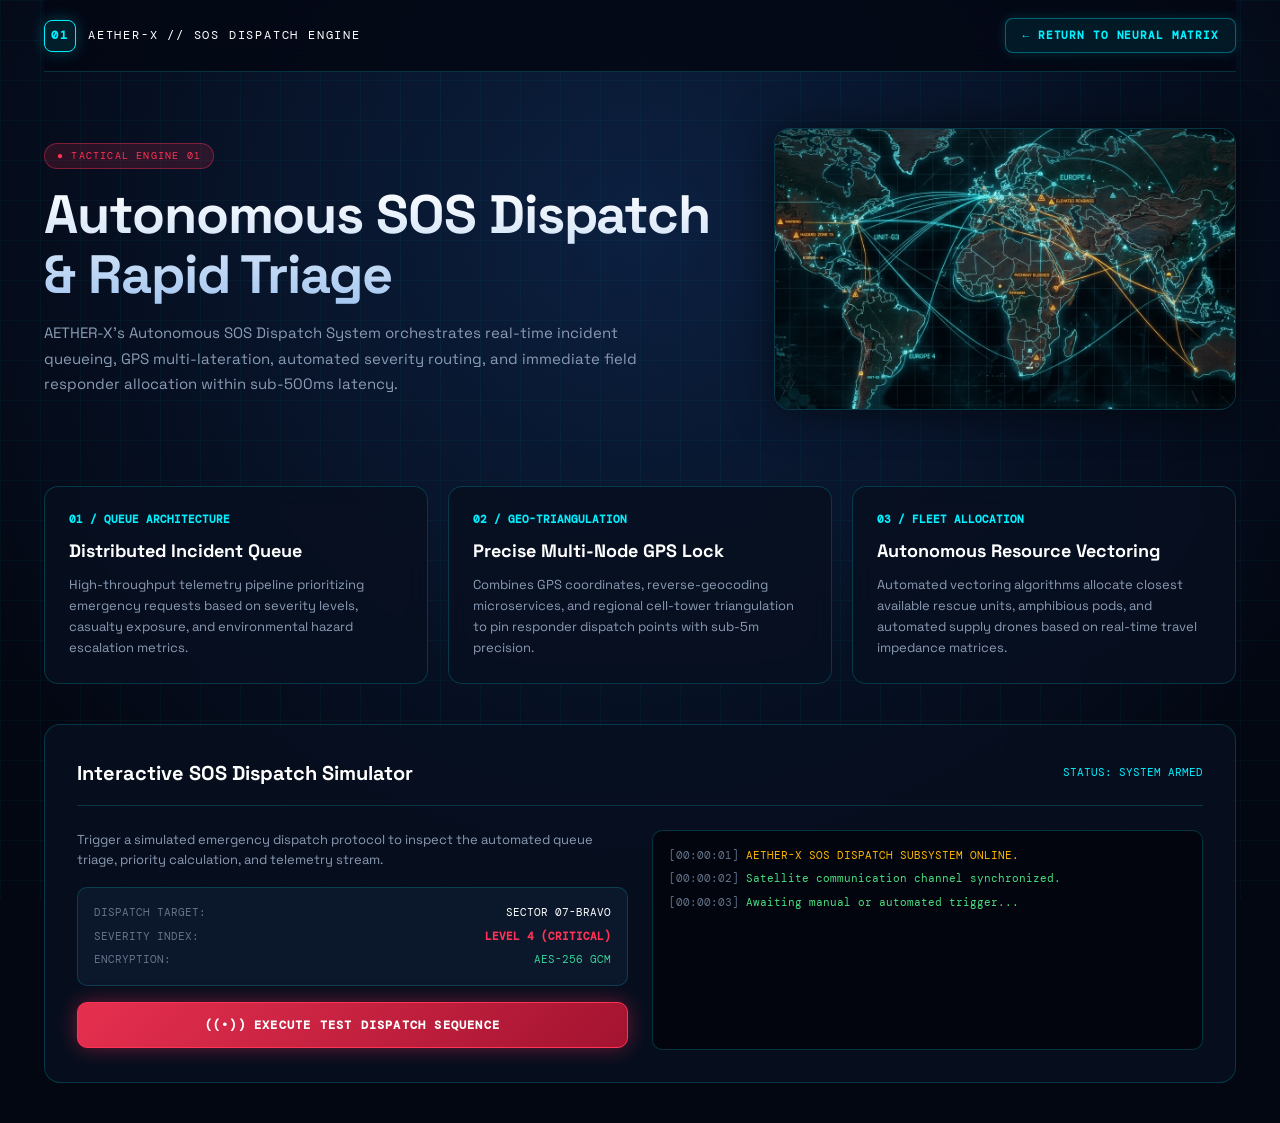
<file: Frontend/sos_dispatch_info.html>
<!doctype html>
<html lang="en">

<head>
    <meta charset="utf-8">
    <meta name="viewport" content="width=device-width,initial-scale=1">
    <title>AETHER-X // Autonomous SOS Dispatch Architecture</title>
    <style>
        @import url('https://fonts.googleapis.com/css2?family=DM+Mono:wght@400;500&family=Space+Grotesk:wght@400;500;600;700&family=Orbitron:wght@600;700;800&display=swap');

        :root {
            --bg: #040813;
            --panel: rgba(8, 16, 32, 0.85);
            --panel-card: #0b172a;
            --line: rgba(0, 240, 255, 0.18);
            --text: #f0f6fc;
            --muted: #8b9bb4;
            --cyan: #00f0ff;
            --blue: #0099ff;
            --red: #ff3355;
            --amber: #ffb800;
            --green: #34d399;
            --glow: rgba(0, 240, 255, 0.25);
        }

        * { box-sizing: border-box; margin: 0; padding: 0; }
        html { scroll-behavior: smooth; }
        body {
            background: radial-gradient(circle at 50% 20%, #0c2040 0%, #030712 70%);
            color: var(--text);
            font-family: 'Space Grotesk', sans-serif;
            min-height: 100vh;
            overflow-x: hidden;
            line-height: 1.6;
        }

        body::before {
            content: '';
            position: fixed;
            inset: 0;
            background-image:
                linear-gradient(rgba(0, 240, 255, 0.04) 1px, transparent 1px),
                linear-gradient(90deg, rgba(0, 240, 255, 0.04) 1px, transparent 1px);
            background-size: 40px 40px;
            pointer-events: none;
            z-index: 0;
        }

        .wrap {
            max-width: 1240px;
            margin: 0 auto;
            padding: 0 24px;
            position: relative;
            z-index: 1;
        }

        /* Topbar */
        .topbar {
            height: 72px;
            border-bottom: 1px solid var(--line);
            display: flex;
            align-items: center;
            justify-content: space-between;
            background: rgba(4, 8, 19, 0.85);
            backdrop-filter: blur(16px);
            position: sticky;
            top: 0;
            z-index: 50;
        }

        .brand {
            display: flex;
            align-items: center;
            gap: 12px;
            font-family: 'DM Mono', monospace;
            font-size: 12px;
            letter-spacing: 0.15em;
            color: #fff;
            text-decoration: none;
        }

        .brand-icon {
            width: 32px;
            height: 32px;
            border-radius: 8px;
            background: rgba(0, 240, 255, 0.1);
            border: 1px solid var(--cyan);
            display: flex;
            align-items: center;
            justify-content: center;
            color: var(--cyan);
            font-weight: bold;
            box-shadow: 0 0 15px var(--glow);
        }

        .nav-back-btn {
            display: inline-flex;
            align-items: center;
            gap: 8px;
            padding: 8px 16px;
            border-radius: 8px;
            background: rgba(0, 240, 255, 0.08);
            border: 1px solid rgba(0, 240, 255, 0.35);
            color: var(--cyan);
            font-family: 'DM Mono', monospace;
            font-size: 11px;
            font-weight: 600;
            letter-spacing: 0.08em;
            text-decoration: none;
            transition: all 0.2s ease;
            box-shadow: 0 0 12px rgba(0, 240, 255, 0.15);
        }

        .nav-back-btn:hover {
            background: rgba(0, 240, 255, 0.2);
            border-color: var(--cyan);
            transform: translateX(-2px);
            box-shadow: 0 0 20px rgba(0, 240, 255, 0.35);
        }

        /* Hero */
        .hero {
            padding: 56px 0 36px;
            display: grid;
            grid-template-columns: 1.2fr 0.8fr;
            gap: 36px;
            align-items: center;
        }

        .badge-pill {
            display: inline-flex;
            align-items: center;
            gap: 8px;
            padding: 4px 12px;
            border-radius: 99px;
            background: rgba(255, 51, 85, 0.15);
            border: 1px solid rgba(255, 51, 85, 0.4);
            color: var(--red);
            font-family: 'DM Mono', monospace;
            font-size: 10px;
            letter-spacing: 0.12em;
            text-transform: uppercase;
            margin-bottom: 16px;
        }

        .hero h1 {
            font-size: clamp(32px, 5vw, 54px);
            line-height: 1.1;
            font-weight: 700;
            letter-spacing: -0.02em;
            background: linear-gradient(180deg, #fff 0%, #a5c7f0 100%);
            -webkit-background-clip: text;
            -webkit-text-fill-color: transparent;
            margin-bottom: 16px;
        }

        .hero p {
            color: var(--muted);
            font-size: 15px;
            line-height: 1.7;
            max-width: 620px;
        }

        .hero-visual {
            border: 1px solid var(--line);
            border-radius: 16px;
            overflow: hidden;
            background: var(--panel);
            box-shadow: 0 0 40px rgba(0, 0, 0, 0.6);
            position: relative;
        }

        .hero-visual img {
            width: 100%;
            height: 280px;
            object-fit: cover;
            display: block;
        }

        /* Grid Cards */
        .specs-grid {
            display: grid;
            grid-template-columns: repeat(auto-fit, minmax(280px, 1fr));
            gap: 20px;
            margin: 40px 0;
        }

        .card {
            background: var(--panel);
            border: 1px solid var(--line);
            border-radius: 14px;
            padding: 24px;
            backdrop-filter: blur(12px);
            transition: all 0.3s ease;
            position: relative;
        }

        .card:hover {
            border-color: rgba(0, 240, 255, 0.5);
            transform: translateY(-3px);
            box-shadow: 0 10px 30px rgba(0, 240, 255, 0.1);
        }

        .card-num {
            font-family: 'DM Mono', monospace;
            font-size: 11px;
            color: var(--cyan);
            font-weight: bold;
            margin-bottom: 8px;
        }

        .card h3 {
            font-size: 18px;
            margin-bottom: 10px;
            color: #fff;
        }

        .card p {
            font-size: 13px;
            color: var(--muted);
            line-height: 1.6;
        }

        /* Interactive Simulator Panel */
        .sim-panel {
            background: var(--panel);
            border: 1px solid var(--line);
            border-radius: 16px;
            padding: 32px;
            margin: 40px 0;
        }

        .sim-header {
            display: flex;
            align-items: center;
            justify-content: space-between;
            margin-bottom: 24px;
            padding-bottom: 16px;
            border-bottom: 1px solid var(--line);
        }

        .sim-header h2 {
            font-size: 20px;
            color: #fff;
        }

        .sim-grid {
            display: grid;
            grid-template-columns: 1fr 1fr;
            gap: 24px;
        }

        .log-terminal {
            background: #02050d;
            border: 1px solid rgba(0, 240, 255, 0.2);
            border-radius: 10px;
            padding: 16px;
            font-family: 'DM Mono', monospace;
            font-size: 11px;
            height: 220px;
            overflow-y: auto;
            color: #4ade80;
        }

        .log-entry { margin-bottom: 6px; }
        .log-entry .time { color: #64748b; }
        .log-entry .warn { color: var(--amber); }
        .log-entry .crit { color: var(--red); }

        .btn-dispatch-test {
            width: 100%;
            padding: 14px;
            border-radius: 10px;
            background: linear-gradient(135deg, rgba(255, 51, 85, 0.9), rgba(180, 20, 50, 0.9));
            border: 1px solid var(--red);
            color: #fff;
            font-family: 'DM Mono', monospace;
            font-weight: bold;
            font-size: 12px;
            letter-spacing: 0.1em;
            cursor: pointer;
            transition: all 0.2s ease;
            box-shadow: 0 0 20px rgba(255, 51, 85, 0.4);
            margin-top: 16px;
        }

        .btn-dispatch-test:hover {
            transform: scale(1.02);
            box-shadow: 0 0 35px rgba(255, 51, 85, 0.7);
        }

        @media (max-width: 840px) {
            .hero { grid-template-columns: 1fr; }
            .sim-grid { grid-template-columns: 1fr; }
        }
    </style>
</head>

<body>
    <div class="wrap">
        <header class="topbar">
            <a href="index.html#matrix" class="brand">
                <span class="brand-icon">01</span>
                <span>AETHER-X // SOS DISPATCH ENGINE</span>
            </a>
            <a href="index.html#matrix" class="nav-back-btn">
                ← RETURN TO NEURAL MATRIX
            </a>
        </header>

        <section class="hero">
            <div>
                <div class="badge-pill">● TACTICAL ENGINE 01</div>
                <h1>Autonomous SOS Dispatch & Rapid Triage</h1>
                <p>
                    AETHER-X's Autonomous SOS Dispatch System orchestrates real-time incident queueing, GPS multi-lateration, automated severity routing, and immediate field responder allocation within sub-500ms latency.
                </p>
            </div>
            <div class="hero-visual">
                <img src="images/cmd system.png" alt="Autonomous SOS Dispatch Interface" onerror="this.src='images/mission_control_bg_1786245984205.png'">
            </div>
        </section>

        <div class="specs-grid">
            <div class="card">
                <div class="card-num">01 / QUEUE ARCHITECTURE</div>
                <h3>Distributed Incident Queue</h3>
                <p>High-throughput telemetry pipeline prioritizing emergency requests based on severity levels, casualty exposure, and environmental hazard escalation metrics.</p>
            </div>
            <div class="card">
                <div class="card-num">02 / GEO-TRIANGULATION</div>
                <h3>Precise Multi-Node GPS Lock</h3>
                <p>Combines GPS coordinates, reverse-geocoding microservices, and regional cell-tower triangulation to pin responder dispatch points with sub-5m precision.</p>
            </div>
            <div class="card">
                <div class="card-num">03 / FLEET ALLOCATION</div>
                <h3>Autonomous Resource Vectoring</h3>
                <p>Automated vectoring algorithms allocate closest available rescue units, amphibious pods, and automated supply drones based on real-time travel impedance matrices.</p>
            </div>
        </div>

        <section class="sim-panel">
            <div class="sim-header">
                <h2>Interactive SOS Dispatch Simulator</h2>
                <span style="font-family:'DM Mono'; font-size:11px; color:var(--cyan);">STATUS: SYSTEM ARMED</span>
            </div>
            <div class="sim-grid">
                <div>
                    <p style="color:var(--muted); font-size:13px; margin-bottom:16px;">
                        Trigger a simulated emergency dispatch protocol to inspect the automated queue triage, priority calculation, and telemetry stream.
                    </p>
                    <div style="background:var(--panel-card); padding:16px; border-radius:10px; border:1px solid var(--line); font-family:'DM Mono'; font-size:11px; space-y:8px;">
                        <div style="display:flex; justify-content:space-between; margin-bottom:6px;">
                            <span style="color:#64748b;">DISPATCH TARGET:</span>
                            <span style="color:#fff;" id="sim-target">SECTOR 07-BRAVO</span>
                        </div>
                        <div style="display:flex; justify-content:space-between; margin-bottom:6px;">
                            <span style="color:#64748b;">SEVERITY INDEX:</span>
                            <span style="color:var(--red); font-weight:bold;">LEVEL 4 (CRITICAL)</span>
                        </div>
                        <div style="display:flex; justify-content:space-between;">
                            <span style="color:#64748b;">ENCRYPTION:</span>
                            <span style="color:var(--green);">AES-256 GCM</span>
                        </div>
                    </div>
                    <button class="btn-dispatch-test" id="btn-run-dispatch">
                        ((•)) EXECUTE TEST DISPATCH SEQUENCE
                    </button>
                </div>
                <div>
                    <div class="log-terminal" id="dispatch-logs">
                        <div class="log-entry"><span class="time">[00:00:01]</span> <span class="warn">AETHER-X SOS DISPATCH SUBSYSTEM ONLINE.</span></div>
                        <div class="log-entry"><span class="time">[00:00:02]</span> Satellite communication channel synchronized.</div>
                        <div class="log-entry"><span class="time">[00:00:03]</span> Awaiting manual or automated trigger...</div>
                    </div>
                </div>
            </div>
        </section>
    </div>

    <script>
        const logsEl = document.getElementById('dispatch-logs');
        const btn = document.getElementById('btn-run-dispatch');

        function addLog(msg, type) {
            const now = new Date().toTimeString().split(' ')[0];
            const div = document.createElement('div');
            div.className = 'log-entry';
            div.innerHTML = `<span class="time">[${now}]</span> <span class="${type || ''}">${msg}</span>`;
            logsEl.appendChild(div);
            logsEl.scrollTop = logsEl.scrollHeight;
        }

        btn.addEventListener('click', () => {
            btn.disabled = true;
            btn.textContent = 'DISPATCH IN PROGRESS...';
            addLog('EMERGENCY SOS INITIATED: Triangulating victim coordinates...', 'warn');

            setTimeout(() => {
                addLog('GPS coordinates locked: 22.5726°N 88.3639°E (Accuracy: 3.8m)', 'ok');
            }, 600);

            setTimeout(() => {
                addLog('Assigning primary response unit: NDRF QRT-Alpha 04', 'warn');
            }, 1200);

            setTimeout(() => {
                addLog('DISPATCH COMPLETE: Route computed, response time ETA 4.2 min.', 'crit');
                btn.disabled = false;
                btn.textContent = '((•)) EXECUTE TEST DISPATCH SEQUENCE';
            }, 1800);
        });
    </script>
</body>

</html>
</file>
